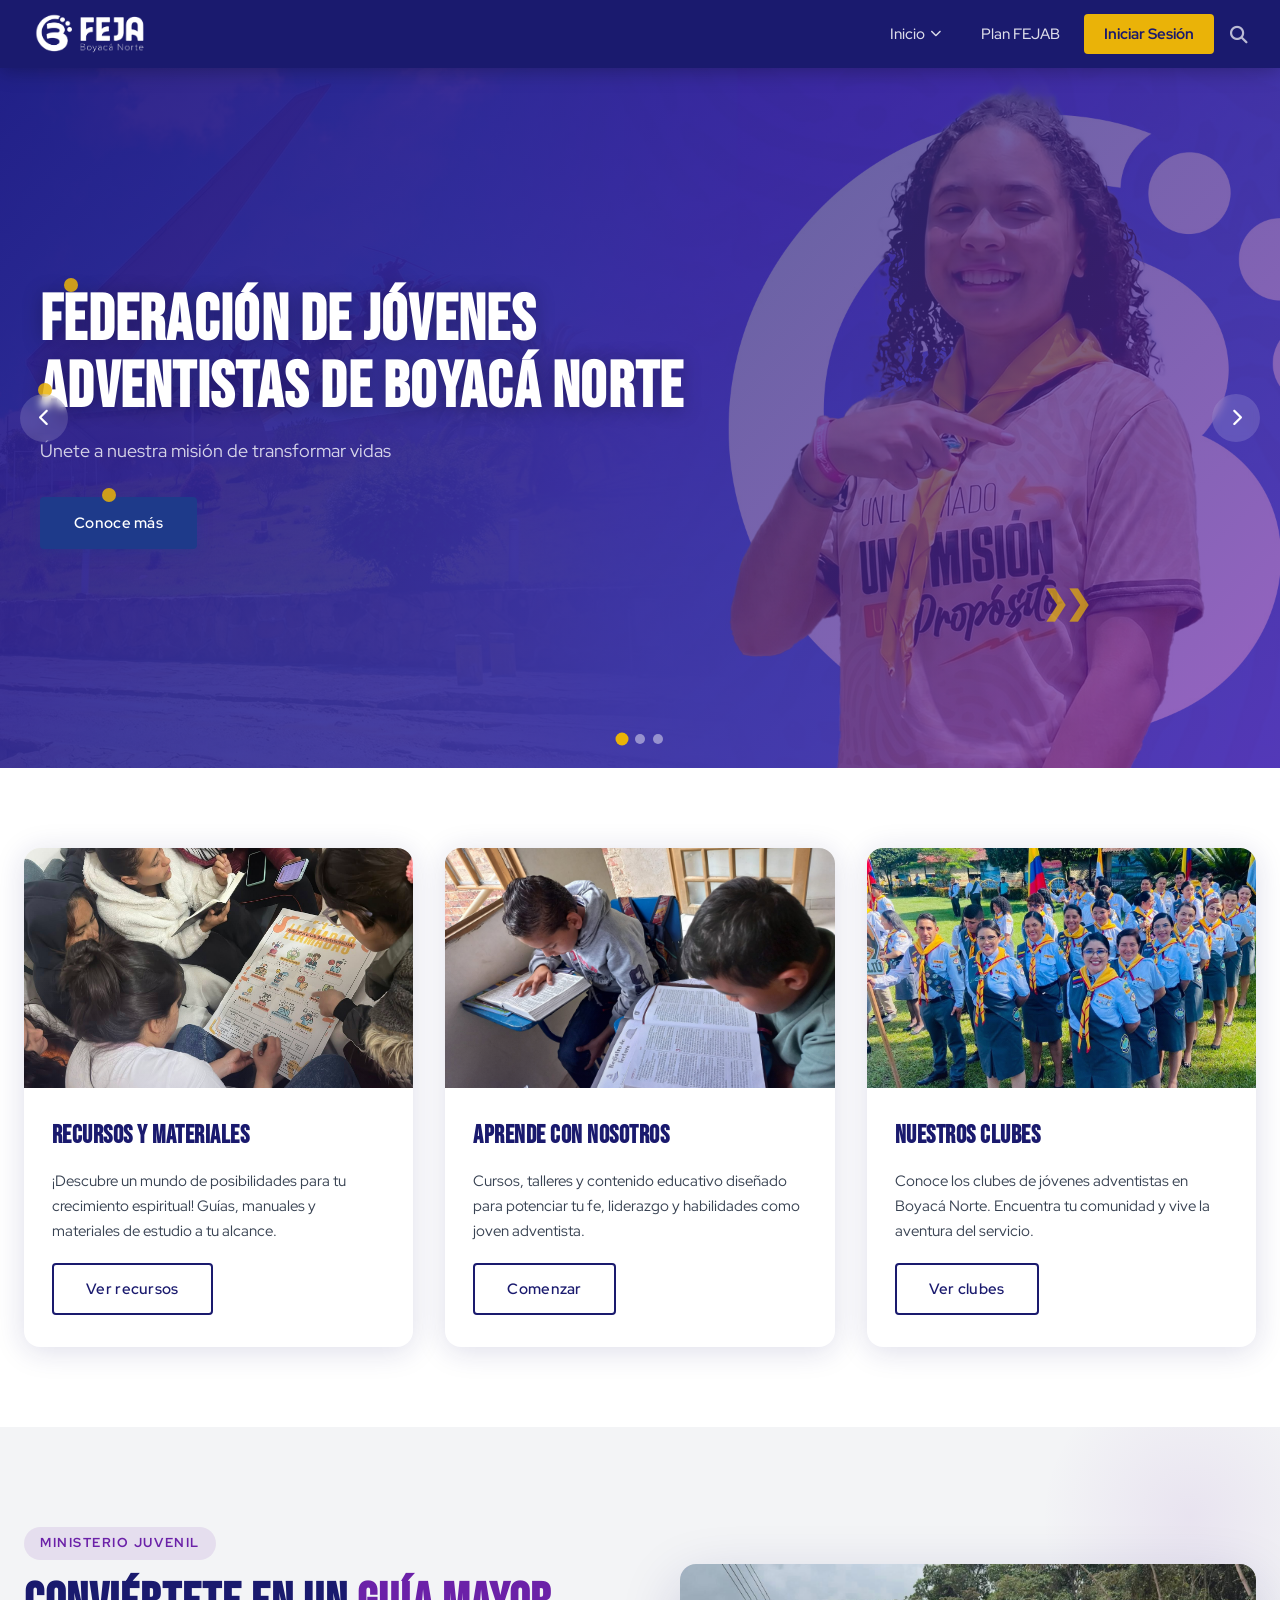
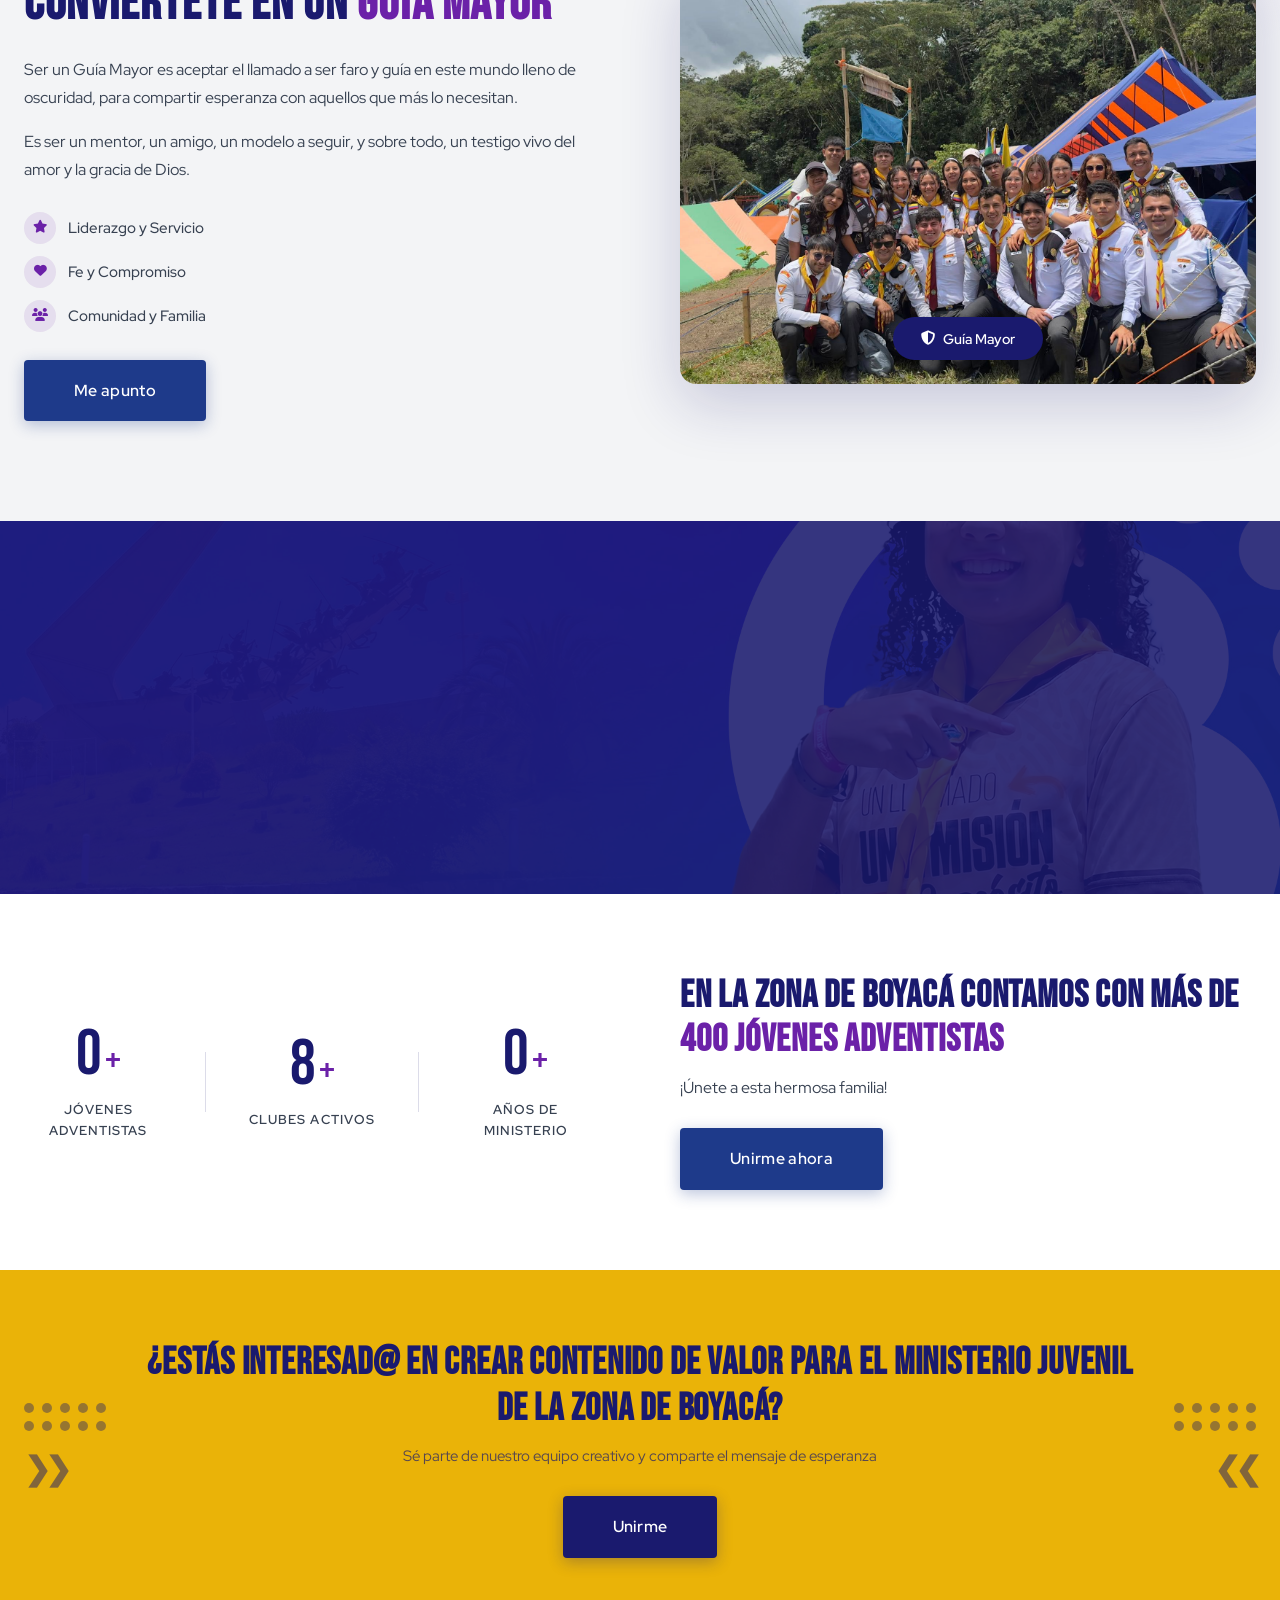
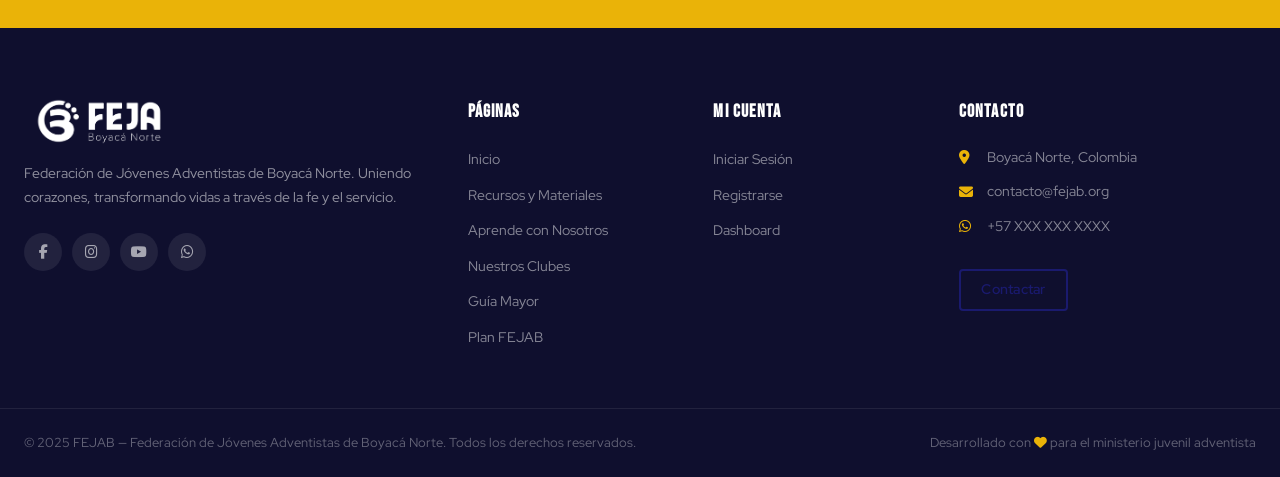
<file: index.html>
<!DOCTYPE html>
<html lang="es">
<head>
  <meta charset="UTF-8" />
  <meta name="viewport" content="width=device-width, initial-scale=1.0" />
  <title>FEJAB - Federación de Jóvenes Adventistas de Boyacá Norte</title>
  <meta name="description" content="Federación de Jóvenes Adventistas de Boyacá Norte (FEJAB). Únete a más de 400 jóvenes adventistas en Boyacá. Recursos, clubes, Guía Mayor y más." />
  <meta name="keywords" content="FEJAB, jóvenes adventistas, Boyacá Norte, Guía Mayor, clubes adventistas, ministerio juvenil" />

  <!-- Fuentes Google -->
  <link rel="preconnect" href="https://fonts.googleapis.com" />
  <link rel="preconnect" href="https://fonts.gstatic.com" crossorigin />
  <link href="https://fonts.googleapis.com/css2?family=Bebas+Neue&family=Red+Hat+Display:wght@400;500;600;700&display=swap" rel="stylesheet" />

  <!-- Íconos -->
  <link rel="stylesheet" href="https://cdnjs.cloudflare.com/ajax/libs/font-awesome/6.5.0/css/all.min.css" />

  <link rel="stylesheet" href="styles.css?v=2.1" />
</head>
<body>

  <!-- ========== NAVBAR ========== -->
  <nav class="navbar" id="navbar">
    <div class="nav-container">
      <a href="index.html" class="nav-logo">
        <img src="logo feja horizontal blanco.png" alt="FEJAB Logo" class="logo-img" onerror="this.style.display='none'; this.nextElementSibling.style.display='flex';" />
        <div class="logo-fallback" style="display:none;">
          <span class="logo-icon">
            <svg viewBox="0 0 40 40" width="36" height="36" fill="none">
              <circle cx="20" cy="20" r="18" stroke="white" stroke-width="2.5"/>
              <text x="20" y="26" text-anchor="middle" fill="white" font-size="16" font-family="Bebas Neue">F</text>
            </svg>
          </span>
          <span class="logo-text">Jóvenes Adventistas <strong>FEJAB</strong></span>
        </div>
      </a>

      <button class="hamburger" id="hamburger" aria-label="Menú">
        <span></span><span></span><span></span>
      </button>

      <ul class="nav-menu" id="navMenu">
        <li class="nav-item has-dropdown">
          <a href="#" class="nav-link">Inicio <i class="fa fa-chevron-down"></i></a>
          <ul class="dropdown">
            <li><a href="#hero">Hero</a></li>
            <li><a href="#cards">Nuestros Ministerios</a></li>
            <li><a href="#guia-mayor">Guía Mayor</a></li>
            <li><a href="#contador">Comunidad</a></li>
          </ul>
        </li>
        <li class="nav-item"><a href="plan-fejab.html" class="nav-link">Plan FEJAB</a></li>
        <li class="nav-item"><a href="login.html" class="nav-link nav-btn-login">Iniciar Sesión</a></li>
        <li class="nav-item">
          <button class="search-btn" id="searchBtn" aria-label="Buscar">
            <i class="fa fa-search"></i>
          </button>
        </li>
      </ul>
    </div>

    <!-- Barra de búsqueda -->
    <div class="search-bar" id="searchBar">
      <div class="search-container">
        <input type="text" id="searchInput" placeholder="Buscar en FEJAB..." />
        <button id="searchClose"><i class="fa fa-times"></i></button>
      </div>
    </div>
  </nav>

  <!-- ========== HERO SLIDER ========== -->
  <section class="hero" id="hero">
    <div class="hero-slider">
      <!-- Slide 1 -->
      <div class="slide active">
        <div class="slide-content">
          <div class="slide-text animate-fade-up">
            <h1 class="hero-title">Federación de Jóvenes Adventistas de Boyacá Norte</h1>
            <p class="hero-subtitle">Únete a nuestra misión de transformar vidas</p>
            <a href="#cards" class="btn btn-primary hero-cta">Conoce más</a>
          </div>
        </div>
        <!-- Decoraciones -->
        <div class="hero-decorations">
          <span class="dot-yellow" style="top:30%;left:5%"></span>
          <span class="dot-yellow" style="top:60%;left:8%"></span>
          <span class="dot-yellow" style="top:45%;left:3%"></span>
          <div class="chevron-right" style="bottom:20%;right:15%">&#10095;&#10095;</div>
        </div>
      </div>
      <!-- Slide 2 -->
      <div class="slide">
        <div class="slide-content">
          <div class="slide-text animate-fade-up">
            <h1 class="hero-title">Un Llamado, Una Misión, Un Propósito</h1>
            <p class="hero-subtitle">Sé parte del cambio en Boyacá Norte</p>
            <a href="#guia-mayor" class="btn btn-primary hero-cta">Saber más</a>
          </div>
        </div>
        <div class="hero-decorations">
          <span class="dot-yellow" style="top:25%;right:20%"></span>
          <span class="dot-yellow" style="top:70%;right:25%"></span>
          <div class="chevron-left" style="top:50%;left:15%">&#10094;&#10094;</div>
        </div>
      </div>
      <!-- Slide 3 -->
      <div class="slide">
        <div class="slide-content">
          <div class="slide-text animate-fade-up">
            <h1 class="hero-title">Más de 400 Jóvenes Listos para Servir</h1>
            <p class="hero-subtitle">Boyacá Norte unida en fe y servicio</p>
            <a href="#contador" class="btn btn-primary hero-cta">Únete</a>
          </div>
        </div>
      </div>
    </div>

    <!-- Dots de navegación -->
    <div class="hero-dots" id="heroDots">
      <button class="dot active" data-index="0" aria-label="Slide 1"></button>
      <button class="dot" data-index="1" aria-label="Slide 2"></button>
      <button class="dot" data-index="2" aria-label="Slide 3"></button>
    </div>

    <!-- Flechas del slider -->
    <button class="slider-arrow slider-prev" id="sliderPrev" aria-label="Anterior">
      <i class="fa fa-chevron-left"></i>
    </button>
    <button class="slider-arrow slider-next" id="sliderNext" aria-label="Siguiente">
      <i class="fa fa-chevron-right"></i>
    </button>
  </section>

  <!-- ========== SECCIÓN 3 TARJETAS ========== -->
  <section class="cards-section" id="cards">
    <div class="container">
      <div class="cards-grid">

        <!-- Card 1: Recursos y materiales -->
        <article class="card animate-from-left" id="card-recursos">
          <div class="card-img-wrap">
            <div class="card-slider" id="slider-card-1">
              <img src="CUADRO 1.jpg" alt="Recursos y materiales" class="card-slide active" />
              <img src="CUADRO 1.3.jpg" alt="Recursos y materiales" class="card-slide" />
              <img src="CUADRO 1.2.jpg" alt="Recursos y materiales" class="card-slide" />
            </div>
            <div class="card-overlay"></div>
          </div>
          <div class="card-body">
            <h3 class="card-title">Recursos y materiales</h3>
            <p class="card-text">¡Descubre un mundo de posibilidades para tu crecimiento espiritual! Guías, manuales y materiales de estudio a tu alcance.</p>
            <a href="recursos.html" class="btn btn-outline card-btn">Ver recursos</a>
          </div>
        </article>

        <!-- Card 2: Aprende con nosotros -->
        <article class="card animate-fade-up" id="card-aprende" style="animation-delay:0.2s">
          <div class="card-img-wrap">
            <div class="card-slider" id="slider-card-2">
              <img src="CUADRO 2.jpg" alt="Aprende con nosotros" class="card-slide active" />
              <img src="CUADRO 2.1.jpg" alt="Aprende con nosotros" class="card-slide" />
              <img src="CUADRO 2.2.jpg" alt="Aprende con nosotros" class="card-slide" />
            </div>
            <div class="card-overlay"></div>
          </div>
          <div class="card-body">
            <h3 class="card-title">Aprende con nosotros</h3>
            <p class="card-text">Cursos, talleres y contenido educativo diseñado para potenciar tu fe, liderazgo y habilidades como joven adventista.</p>
            <a href="aprende.html" class="btn btn-outline card-btn">Comenzar</a>
          </div>
        </article>

        <!-- Card 3: Nuestros clubes -->
        <article class="card animate-from-right" id="card-clubes" style="animation-delay:0.4s">
          <div class="card-img-wrap">
            <div class="card-slider" id="slider-card-3">
              <img src="CUADRO 3.jpg" alt="Nuestros clubes" class="card-slide active" />
              <img src="CUADRO 3.1.jpg" alt="Nuestros clubes" class="card-slide" />
              <img src="CUADRO 3.2.jpg" alt="Nuestros clubes" class="card-slide" />
            </div>
            <div class="card-overlay"></div>
          </div>
          <div class="card-body">
            <h3 class="card-title">Nuestros clubes</h3>
            <p class="card-text">Conoce los clubes de jóvenes adventistas en Boyacá Norte. Encuentra tu comunidad y vive la aventura del servicio.</p>
            <a href="clubes.html" class="btn btn-outline card-btn">Ver clubes</a>
          </div>
        </article>

      </div>
    </div>
  </section>


  <!-- ========== SECCIÓN GUÍA MAYOR ========== -->
  <section class="guia-mayor-section" id="guia-mayor">
    <div class="container">
      <div class="guia-grid">
        <div class="guia-text animate-from-left">
          <span class="section-label">Ministerio Juvenil</span>
          <h2 class="section-title">Conviértete en un <span class="text-accent">Guía Mayor</span></h2>
          <p class="section-text">
            Ser un Guía Mayor es aceptar el llamado a ser faro y guía en este mundo lleno de oscuridad, para compartir esperanza con aquellos que más lo necesitan.
          </p>
          <p class="section-text">
            Es ser un mentor, un amigo, un modelo a seguir, y sobre todo, un testigo vivo del amor y la gracia de Dios.
          </p>
          <div class="guia-features">
            <div class="feature-item">
              <i class="fa fa-star feature-icon"></i>
              <span>Liderazgo y Servicio</span>
            </div>
            <div class="feature-item">
              <i class="fa fa-heart feature-icon"></i>
              <span>Fe y Compromiso</span>
            </div>
            <div class="feature-item">
              <i class="fa fa-users feature-icon"></i>
              <span>Comunidad y Familia</span>
            </div>
          </div>
          <a href="guia-mayor.html" class="btn btn-primary btn-lg" id="btn-me-apunto">Me apunto</a>
        </div>
        <div class="guia-image animate-fade-scale">
          <div class="guia-img-container">
            <img src="CLUB SALEM.jpg" alt="Club Salem - Guía Mayor FEJAB" class="guia-img" />
            <div class="guia-badge">
              <i class="fa fa-shield-halved"></i>
              <span>Guía Mayor</span>
            </div>
          </div>
        </div>
      </div>
    </div>
  </section>

  <!-- ========== BANNER FILOSÓFICO ========== -->
  <section class="filosofia-section" id="filosofia">
    <div class="filosofia-bg"></div>
    <div class="container">
      <div class="filosofia-grid">
        <div class="filosofia-text animate-fade-up">
          <span class="filosofia-label"><i class="fa fa-dove"></i> Nuestra Filosofía</span>
          <p class="filosofia-quote">
            "La filosofía de los jóvenes adventistas es un faro de esperanza y compromiso, guiando a cada individuo hacia una vida de propósito, servicio y conexión con Dios."
          </p>
          <p class="filosofia-body">
            Fundamentada en la fe en Cristo y en los principios bíblicos, nuestra filosofía nos llama a ser agentes activos de cambio, portadores de luz en un mundo que anhela la verdad y el amor divinos.
          </p>
        </div>
        <div class="filosofia-dots animate-fade-up">
          <!-- Dots decorativos blancos con flecha -->
          <div class="dots-nav">
            <button class="dots-arrow"><i class="fa fa-chevron-left"></i></button>
            <div class="dots-row">
              <span class="wdot"></span><span class="wdot"></span><span class="wdot"></span>
              <span class="wdot"></span><span class="wdot"></span><span class="wdot"></span>
              <span class="wdot"></span><span class="wdot"></span><span class="wdot"></span>
              <span class="wdot"></span><span class="wdot"></span>
            </div>
          </div>
          <div class="bible-verse">
            <i class="fa fa-book-open"></i>
            <p>"Porque yo sé los planes que tengo para ustedes..."<br/><em>— Jeremías 29:11</em></p>
          </div>
        </div>
      </div>
    </div>
  </section>

  <!-- ========== SECCIÓN CONTADOR ========== -->
  <section class="contador-section" id="contador">
    <div class="container">
      <div class="contador-content animate-fade-up">
        <div class="contador-numbers">
          <div class="contador-item">
            <span class="count-number" data-target="400">0</span>
            <span class="count-plus">+</span>
            <p class="count-label">Jóvenes Adventistas</p>
          </div>
          <div class="contador-divider"></div>
          <div class="contador-item">
            <span class="count-number" data-target="15">0</span>
            <span class="count-plus">+</span>
            <p class="count-label">Clubes Activos</p>
          </div>
          <div class="contador-divider"></div>
          <div class="contador-item">
            <span class="count-number" data-target="8">0</span>
            <span class="count-plus">+</span>
            <p class="count-label">Años de Ministerio</p>
          </div>
        </div>
        <div class="contador-text">
          <h2 class="contador-title">
            En la zona de Boyacá contamos con más de <span class="highlight">400 jóvenes Adventistas</span>
          </h2>
          <p class="contador-subtitle">¡Únete a esta hermosa familia!</p>
          <a href="registro.html" class="btn btn-primary btn-lg">Unirme ahora</a>
        </div>
      </div>
    </div>
  </section>

  <!-- ========== SECCIÓN CTA AMARILLA ========== -->
  <section class="cta-section" id="cta">
    <div class="cta-decorations">
      <div class="cta-dots-left">
        <div class="dot-row">
          <span class="bdot"></span><span class="bdot"></span><span class="bdot"></span>
          <span class="bdot"></span><span class="bdot"></span>
        </div>
        <div class="dot-row">
          <span class="bdot"></span><span class="bdot"></span><span class="bdot"></span>
          <span class="bdot"></span><span class="bdot"></span>
        </div>
        <div class="cta-chevron">&#10095;&#10095;</div>
      </div>
      <div class="cta-content animate-pulse">
        <h2 class="cta-title">¿Estás interesad@ en crear contenido de valor para el ministerio juvenil de la zona de Boyacá?</h2>
        <p class="cta-subtitle">Sé parte de nuestro equipo creativo y comparte el mensaje de esperanza</p>
        <a href="registro.html" class="btn btn-dark btn-lg" id="btn-unirme">Unirme</a>
      </div>
      <div class="cta-dots-right">
        <div class="dot-row">
          <span class="bdot"></span><span class="bdot"></span><span class="bdot"></span>
          <span class="bdot"></span><span class="bdot"></span>
        </div>
        <div class="dot-row">
          <span class="bdot"></span><span class="bdot"></span><span class="bdot"></span>
          <span class="bdot"></span><span class="bdot"></span>
        </div>
        <div class="cta-chevron cta-chevron-left">&#10094;&#10094;</div>
      </div>
    </div>
  </section>

  <!-- ========== FOOTER ========== -->
  <footer class="footer" id="footer">
    <div class="footer-top">
      <div class="container">
        <div class="footer-grid">
          <!-- Logo y descripción -->
          <div class="footer-brand">
            <img src="logo feja horizontal blanco.png" alt="FEJAB Logo" class="footer-logo" onerror="this.style.display='none'; this.nextElementSibling.style.display='block';" />
            <div class="footer-logo-fallback" style="display:none;">
              <span class="footer-logo-text">FEJAB</span>
            </div>
            <p class="footer-desc">
              Federación de Jóvenes Adventistas de Boyacá Norte. Uniendo corazones, transformando vidas a través de la fe y el servicio.
            </p>
            <div class="social-links">
              <a href="#" class="social-link" aria-label="Facebook"><i class="fab fa-facebook-f"></i></a>
              <a href="#" class="social-link" aria-label="Instagram"><i class="fab fa-instagram"></i></a>
              <a href="#" class="social-link" aria-label="YouTube"><i class="fab fa-youtube"></i></a>
              <a href="#" class="social-link" aria-label="WhatsApp"><i class="fab fa-whatsapp"></i></a>
            </div>
          </div>

          <!-- Links -->
          <div class="footer-links">
            <h4 class="footer-title">Páginas</h4>
            <ul>
              <li><a href="index.html">Inicio</a></li>
              <li><a href="recursos.html">Recursos y Materiales</a></li>
              <li><a href="aprende.html">Aprende con Nosotros</a></li>
              <li><a href="clubes.html">Nuestros Clubes</a></li>
              <li><a href="guia-mayor.html">Guía Mayor</a></li>
              <li><a href="plan-fejab.html">Plan FEJAB</a></li>
            </ul>
          </div>

          <!-- Cuenta -->
          <div class="footer-links">
            <h4 class="footer-title">Mi Cuenta</h4>
            <ul>
              <li><a href="login.html">Iniciar Sesión</a></li>
              <li><a href="registro.html">Registrarse</a></li>
              <li><a href="dashboard.html">Dashboard</a></li>
            </ul>
          </div>

          <!-- Contacto -->
          <div class="footer-contact">
            <h4 class="footer-title">Contacto</h4>
            <div class="contact-item">
              <i class="fa fa-map-marker-alt"></i>
              <span>Boyacá Norte, Colombia</span>
            </div>
            <div class="contact-item">
              <i class="fa fa-envelope"></i>
              <span>contacto@fejab.org</span>
            </div>
            <div class="contact-item">
              <i class="fab fa-whatsapp"></i>
              <span>+57 XXX XXX XXXX</span>
            </div>
            <a href="#" class="btn btn-outline btn-sm footer-contact-btn">Contactar</a>
          </div>
        </div>
      </div>
    </div>

    <div class="footer-bottom">
      <div class="container">
        <p>© 2025 FEJAB — Federación de Jóvenes Adventistas de Boyacá Norte. Todos los derechos reservados.</p>
        <p>Desarrollado con <i class="fa fa-heart" style="color:#EAB308"></i> para el ministerio juvenil adventista</p>
      </div>
    </div>
  </footer>

  <!-- Botón volver arriba -->
  <button class="back-to-top" id="backToTop" aria-label="Volver arriba">
    <i class="fa fa-chevron-up"></i>
  </button>

  <script src="main.js"></script>
</body>
</html>
</file>
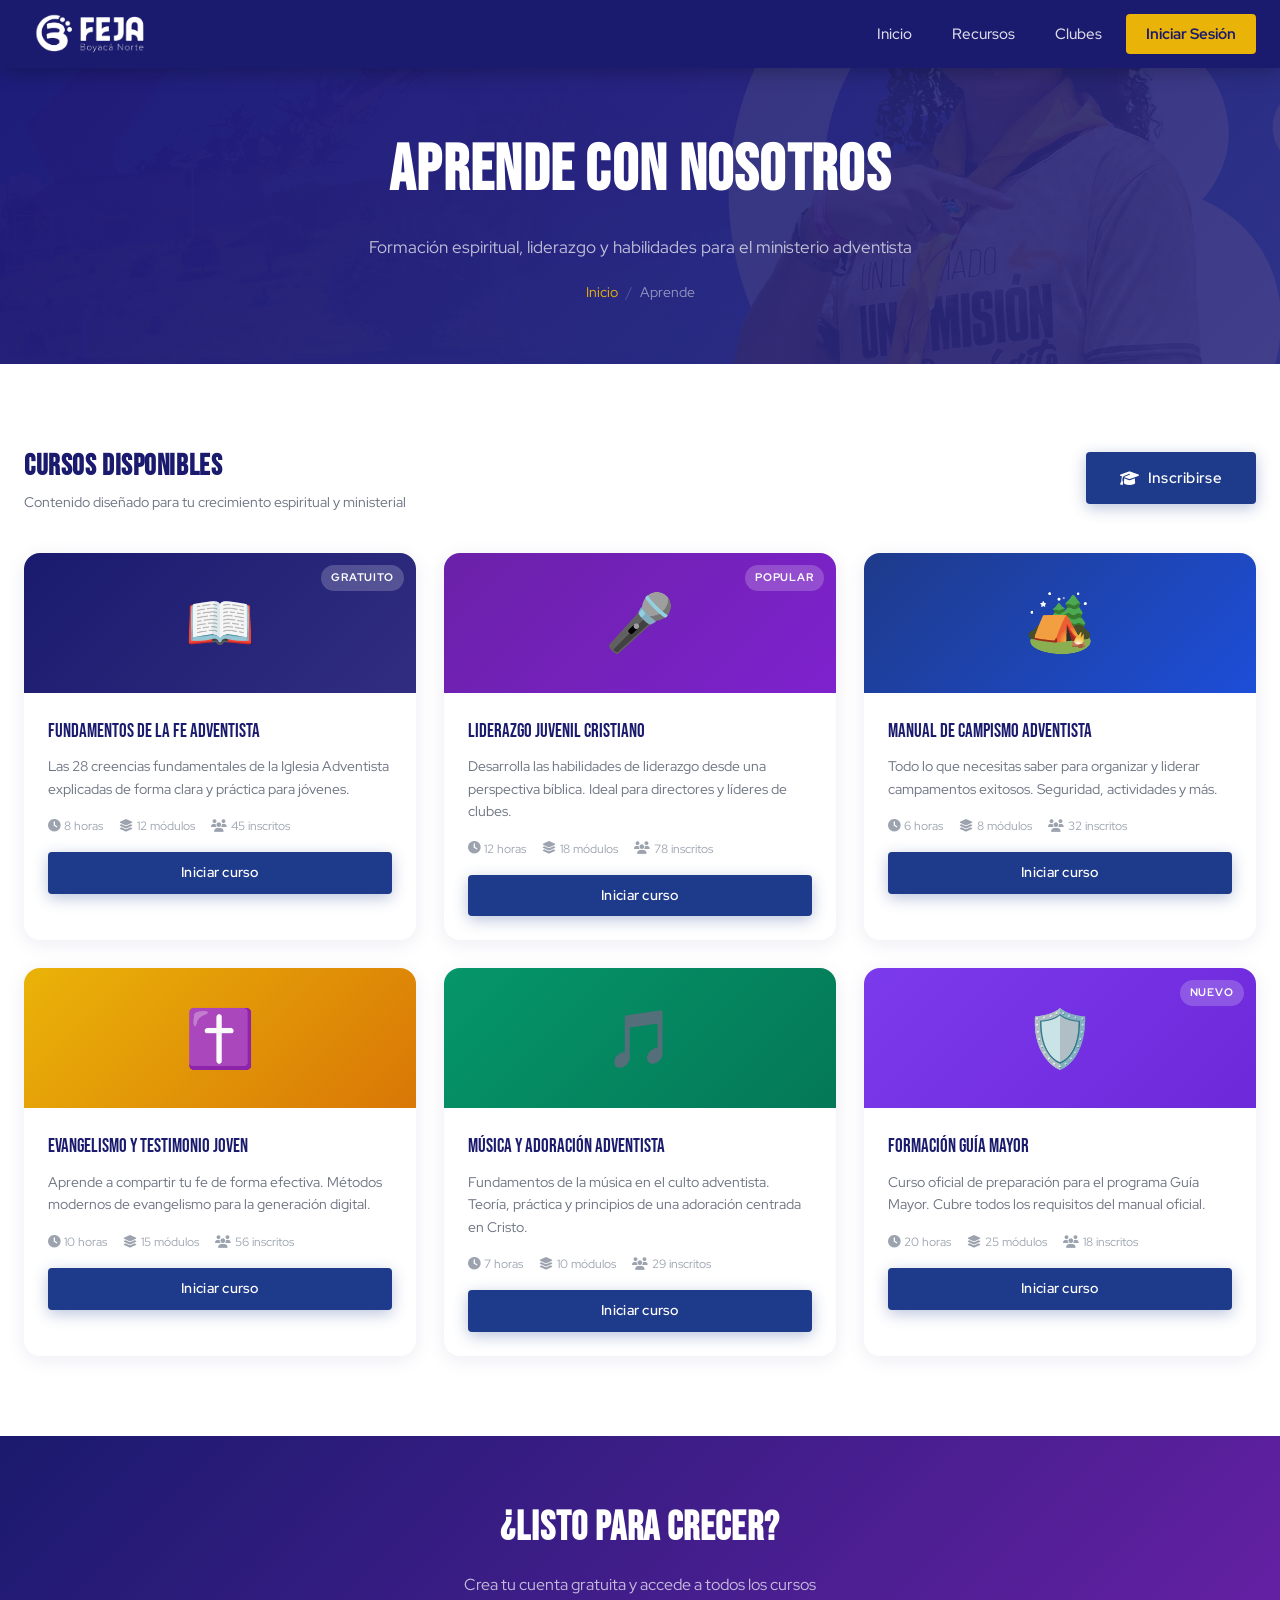
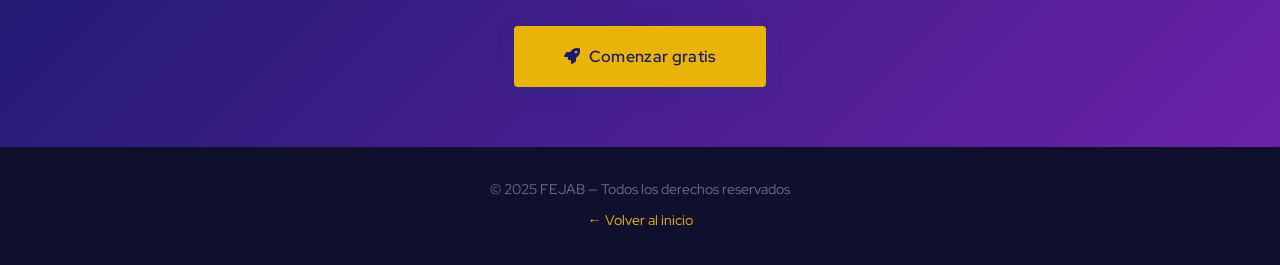
<file: aprende.html>
<!DOCTYPE html>
<html lang="es">
<head>
  <meta charset="UTF-8" />
  <meta name="viewport" content="width=device-width, initial-scale=1.0" />
  <title>Aprende con Nosotros — FEJAB</title>
  <meta name="description" content="Cursos, talleres y contenido educativo para jóvenes adventistas de Boyacá Norte" />
  <link rel="preconnect" href="https://fonts.googleapis.com" />
  <link rel="preconnect" href="https://fonts.gstatic.com" crossorigin />
  <link href="https://fonts.googleapis.com/css2?family=Bebas+Neue&family=Red+Hat+Display:wght@400;500;600;700&display=swap" rel="stylesheet" />
  <link rel="stylesheet" href="https://cdnjs.cloudflare.com/ajax/libs/font-awesome/6.5.0/css/all.min.css" />
  <link rel="stylesheet" href="styles.css" />
  <link rel="stylesheet" href="pages.css" />
  <style>
    .cursos-grid { display: grid; grid-template-columns: repeat(auto-fill, minmax(300px, 1fr)); gap: 28px; }
    .curso-card {
      background: white; border-radius: 16px; overflow: hidden;
      box-shadow: 0 4px 20px rgba(26,26,110,0.08); transition: all 0.3s;
    }
    .curso-card:hover { transform: translateY(-6px); box-shadow: 0 16px 40px rgba(26,26,110,0.15); }
    .curso-header {
      height: 140px; display: flex; align-items: center; justify-content: center;
      font-size: 3.5rem; position: relative; overflow: hidden;
    }
    .curso-badge {
      position: absolute; top: 12px; right: 12px;
      background: rgba(255,255,255,0.2); color: white;
      font-size: 0.7rem; font-weight: 700; letter-spacing: 0.08em; text-transform: uppercase;
      padding: 4px 10px; border-radius: 100px; backdrop-filter: blur(4px);
    }
    .curso-body { padding: 24px; }
    .curso-title { font-family: 'Bebas Neue', cursive; font-size: 1.2rem; color: #1A1A6E; margin-bottom: 8px; }
    .curso-desc { color: #6B7280; font-size: 0.875rem; line-height: 1.6; margin-bottom: 16px; }
    .curso-meta { display: flex; gap: 16px; font-size: 0.78rem; color: #9CA3AF; margin-bottom: 16px; }
    .curso-meta span { display: flex; align-items: center; gap: 4px; }
    .progress-bar {
      height: 4px; background: #E5E7EB; border-radius: 2px; margin-bottom: 16px; overflow: hidden;
    }
    .progress-fill { height: 100%; border-radius: 2px; background: linear-gradient(to right, #1A1A6E, #6B21A8); }
  </style>
</head>
<body>

  <!-- Navbar -->
  <nav class="navbar" id="navbar">
    <div class="nav-container">
      <a href="index.html" class="nav-logo">
        <img src="logo feja horizontal blanco.png" alt="FEJAB Logo" class="logo-img" onerror="this.style.display='none'; this.nextElementSibling.style.display='flex';" />
        <div class="logo-fallback" style="display:none;">
          <span class="logo-text">Jóvenes Adventistas <strong>FEJAB</strong></span>
        </div>
      </a>
      <button class="hamburger" id="hamburger"><span></span><span></span><span></span></button>
      <ul class="nav-menu" id="navMenu">
        <li><a href="index.html" class="nav-link">Inicio</a></li>
        <li><a href="recursos.html" class="nav-link">Recursos</a></li>
        <li><a href="clubes.html" class="nav-link">Clubes</a></li>
        <li><a href="login.html" class="nav-link nav-btn-login">Iniciar Sesión</a></li>
      </ul>
    </div>
  </nav>

  <!-- Page Hero -->
  <div class="page-hero">
    <div class="page-hero-content container">
      <h1 class="page-hero-title">Aprende con Nosotros</h1>
      <p class="page-hero-subtitle">Formación espiritual, liderazgo y habilidades para el ministerio adventista</p>
      <div class="breadcrumb">
        <a href="index.html">Inicio</a>
        <span class="breadcrumb-sep">/</span>
        <span>Aprende</span>
      </div>
    </div>
  </div>

  <!-- Cursos -->
  <section class="section-content">
    <div class="container">
      <div style="display:flex; align-items:center; justify-content:space-between; margin-bottom:40px; flex-wrap:wrap; gap:16px;">
        <div>
          <h2 style="font-family:'Bebas Neue',cursive; font-size:1.8rem; color:#1A1A6E; letter-spacing:0.02em;">Cursos Disponibles</h2>
          <p style="color:#6B7280; font-size:0.9rem;">Contenido diseñado para tu crecimiento espiritual y ministerial</p>
        </div>
        <a href="login.html" class="btn btn-primary">
          <i class="fa fa-graduation-cap"></i> Inscribirse
        </a>
      </div>

      <div class="cursos-grid">

        <div class="curso-card animate-fade-up">
          <div class="curso-header" style="background:linear-gradient(135deg,#1A1A6E,#312E81);">
            📖
            <span class="curso-badge">Gratuito</span>
          </div>
          <div class="curso-body">
            <div class="curso-title">Fundamentos de la Fe Adventista</div>
            <p class="curso-desc">Las 28 creencias fundamentales de la Iglesia Adventista explicadas de forma clara y práctica para jóvenes.</p>
            <div class="curso-meta">
              <span><i class="fa fa-clock"></i> 8 horas</span>
              <span><i class="fa fa-layer-group"></i> 12 módulos</span>
              <span><i class="fa fa-users"></i> 45 inscritos</span>
            </div>
            <a href="login.html" class="btn btn-primary btn-sm" style="width:100%; justify-content:center;">Iniciar curso</a>
          </div>
        </div>

        <div class="curso-card animate-fade-up" style="animation-delay:0.1s">
          <div class="curso-header" style="background:linear-gradient(135deg,#6B21A8,#7E22CE);">
            🎤
            <span class="curso-badge">Popular</span>
          </div>
          <div class="curso-body">
            <div class="curso-title">Liderazgo Juvenil Cristiano</div>
            <p class="curso-desc">Desarrolla las habilidades de liderazgo desde una perspectiva bíblica. Ideal para directores y líderes de clubes.</p>
            <div class="curso-meta">
              <span><i class="fa fa-clock"></i> 12 horas</span>
              <span><i class="fa fa-layer-group"></i> 18 módulos</span>
              <span><i class="fa fa-users"></i> 78 inscritos</span>
            </div>
            <a href="login.html" class="btn btn-primary btn-sm" style="width:100%; justify-content:center;">Iniciar curso</a>
          </div>
        </div>

        <div class="curso-card animate-fade-up" style="animation-delay:0.2s">
          <div class="curso-header" style="background:linear-gradient(135deg,#1E3A8A,#1D4ED8);">
            🏕️
          </div>
          <div class="curso-body">
            <div class="curso-title">Manual de Campismo Adventista</div>
            <p class="curso-desc">Todo lo que necesitas saber para organizar y liderar campamentos exitosos. Seguridad, actividades y más.</p>
            <div class="curso-meta">
              <span><i class="fa fa-clock"></i> 6 horas</span>
              <span><i class="fa fa-layer-group"></i> 8 módulos</span>
              <span><i class="fa fa-users"></i> 32 inscritos</span>
            </div>
            <a href="login.html" class="btn btn-primary btn-sm" style="width:100%; justify-content:center;">Iniciar curso</a>
          </div>
        </div>

        <div class="curso-card animate-fade-up" style="animation-delay:0.3s">
          <div class="curso-header" style="background:linear-gradient(135deg,#EAB308,#D97706);">
            ✝️
          </div>
          <div class="curso-body">
            <div class="curso-title">Evangelismo y Testimonio Joven</div>
            <p class="curso-desc">Aprende a compartir tu fe de forma efectiva. Métodos modernos de evangelismo para la generación digital.</p>
            <div class="curso-meta">
              <span><i class="fa fa-clock"></i> 10 horas</span>
              <span><i class="fa fa-layer-group"></i> 15 módulos</span>
              <span><i class="fa fa-users"></i> 56 inscritos</span>
            </div>
            <a href="login.html" class="btn btn-primary btn-sm" style="width:100%; justify-content:center;">Iniciar curso</a>
          </div>
        </div>

        <div class="curso-card animate-fade-up" style="animation-delay:0.4s">
          <div class="curso-header" style="background:linear-gradient(135deg,#059669,#047857);">
            🎵
          </div>
          <div class="curso-body">
            <div class="curso-title">Música y Adoración Adventista</div>
            <p class="curso-desc">Fundamentos de la música en el culto adventista. Teoría, práctica y principios de una adoración centrada en Cristo.</p>
            <div class="curso-meta">
              <span><i class="fa fa-clock"></i> 7 horas</span>
              <span><i class="fa fa-layer-group"></i> 10 módulos</span>
              <span><i class="fa fa-users"></i> 29 inscritos</span>
            </div>
            <a href="login.html" class="btn btn-primary btn-sm" style="width:100%; justify-content:center;">Iniciar curso</a>
          </div>
        </div>

        <div class="curso-card animate-fade-up" style="animation-delay:0.5s">
          <div class="curso-header" style="background:linear-gradient(135deg,#7C3AED,#6D28D9);">
            🛡️
            <span class="curso-badge">Nuevo</span>
          </div>
          <div class="curso-body">
            <div class="curso-title">Formación Guía Mayor</div>
            <p class="curso-desc">Curso oficial de preparación para el programa Guía Mayor. Cubre todos los requisitos del manual oficial.</p>
            <div class="curso-meta">
              <span><i class="fa fa-clock"></i> 20 horas</span>
              <span><i class="fa fa-layer-group"></i> 25 módulos</span>
              <span><i class="fa fa-users"></i> 18 inscritos</span>
            </div>
            <a href="login.html" class="btn btn-primary btn-sm" style="width:100%; justify-content:center;">Iniciar curso</a>
          </div>
        </div>

      </div>
    </div>
  </section>

  <!-- CTA -->
  <section style="background:linear-gradient(135deg,#1A1A6E,#6B21A8); padding:60px 0; text-align:center;">
    <div class="container">
      <h2 style="font-family:'Bebas Neue',cursive; font-size:2.5rem; color:white; margin-bottom:12px; letter-spacing:0.02em;">
        ¿Listo para Crecer?
      </h2>
      <p style="color:rgba(255,255,255,0.7); margin-bottom:28px;">Crea tu cuenta gratuita y accede a todos los cursos</p>
      <a href="registro.html" class="btn btn-primary btn-lg" style="background:#EAB308; color:#1A1A6E;">
        <i class="fa fa-rocket"></i> Comenzar gratis
      </a>
    </div>
  </section>

  <!-- Footer simple -->
  <footer style="background:#0F0F2E; padding:32px 0; text-align:center;">
    <p style="color:rgba(255,255,255,0.4); font-size:0.85rem;">© 2025 FEJAB — Todos los derechos reservados</p>
    <a href="index.html" style="color:#EAB308; font-size:0.875rem; margin-top:8px; display:inline-block;">← Volver al inicio</a>
  </footer>

  <button class="back-to-top" id="backToTop"><i class="fa fa-chevron-up"></i></button>
  <script src="main.js"></script>
</body>
</html>
</file>
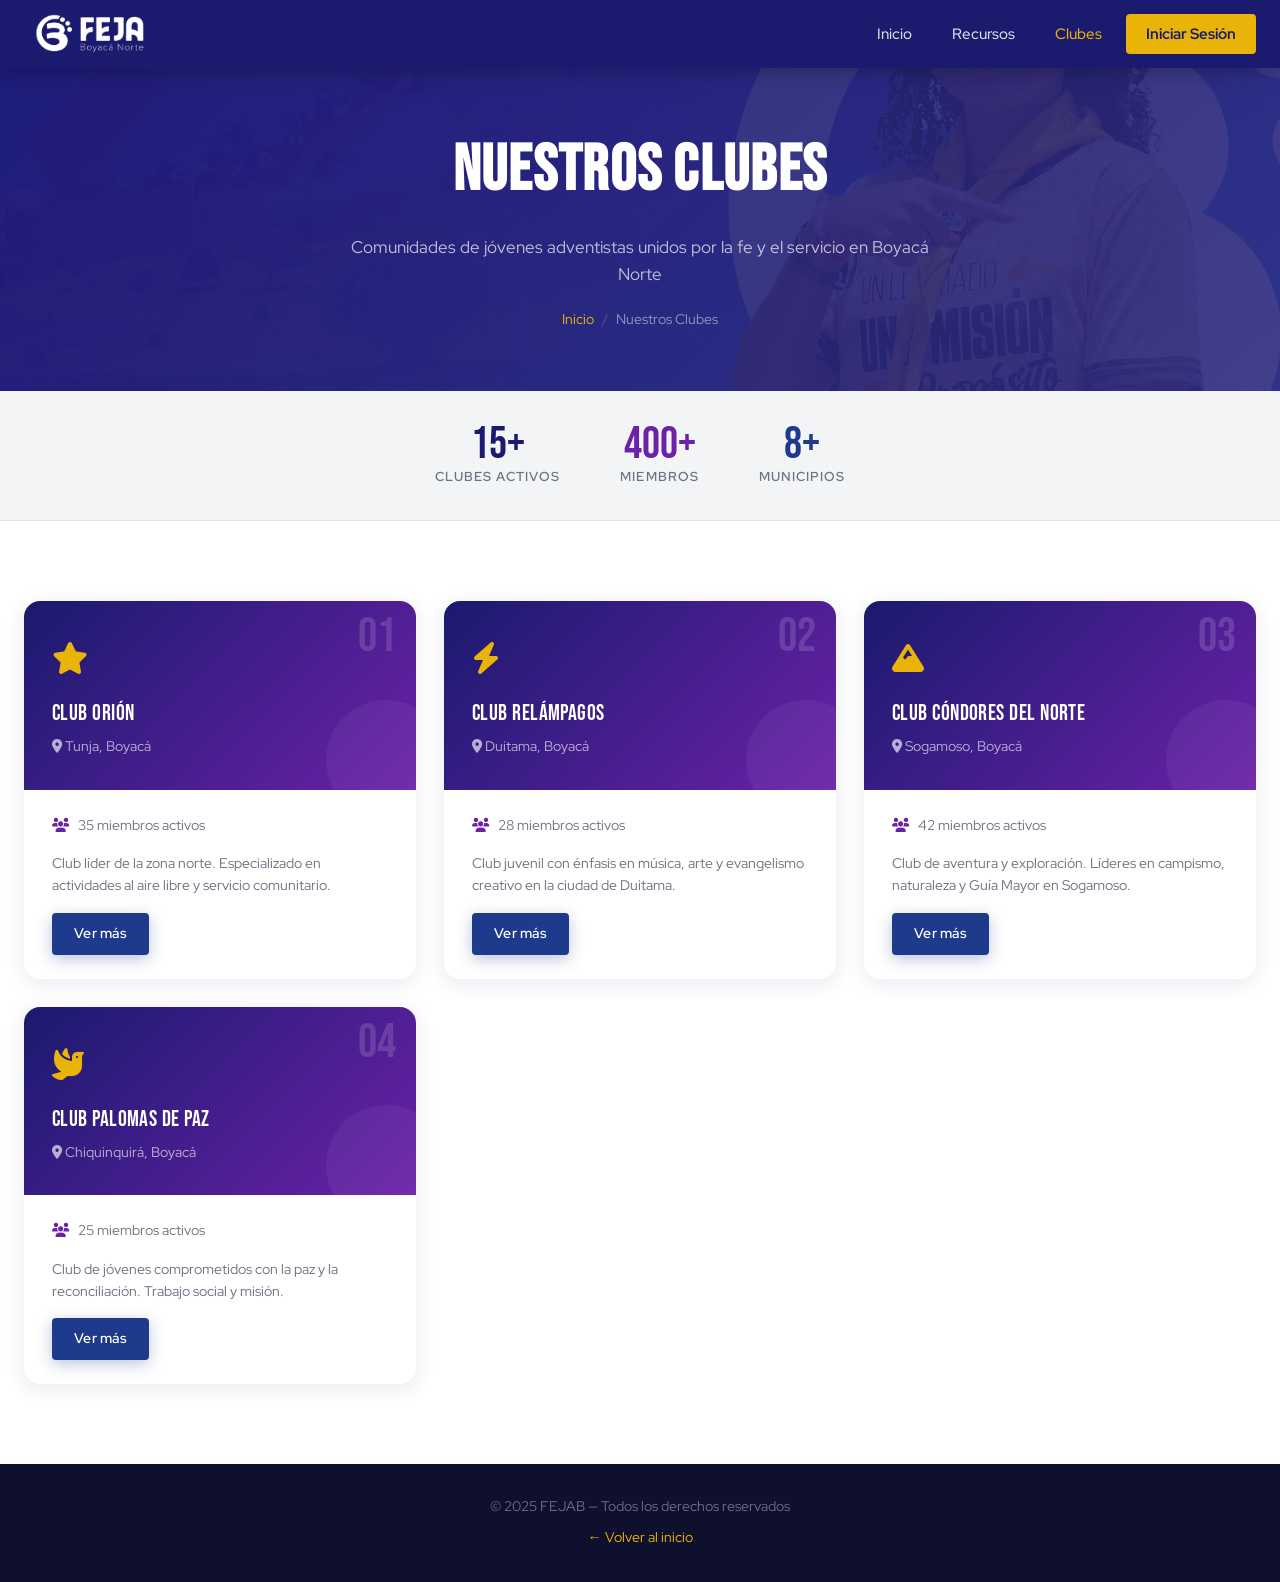
<file: clubes.html>
<!DOCTYPE html>
<html lang="es">
<head>
  <meta charset="UTF-8" />
  <meta name="viewport" content="width=device-width, initial-scale=1.0" />
  <title>Nuestros Clubes — FEJAB</title>
  <meta name="description" content="Conoce los clubes de jóvenes adventistas en Boyacá Norte - FEJAB" />
  <link rel="preconnect" href="https://fonts.googleapis.com" />
  <link rel="preconnect" href="https://fonts.gstatic.com" crossorigin />
  <link href="https://fonts.googleapis.com/css2?family=Bebas+Neue&family=Red+Hat+Display:wght@400;500;600;700&display=swap" rel="stylesheet" />
  <link rel="stylesheet" href="https://cdnjs.cloudflare.com/ajax/libs/font-awesome/6.5.0/css/all.min.css" />
  <link rel="stylesheet" href="styles.css" />
  <link rel="stylesheet" href="pages.css" />
</head>
<body>

  <!-- Navbar -->
  <nav class="navbar" id="navbar">
    <div class="nav-container">
      <a href="index.html" class="nav-logo">
        <img src="logo feja horizontal blanco.png" alt="FEJAB Logo" class="logo-img" onerror="this.style.display='none'; this.nextElementSibling.style.display='flex';" />
        <div class="logo-fallback" style="display:none;">
          <span class="logo-text">Jóvenes Adventistas <strong>FEJAB</strong></span>
        </div>
      </a>
      <button class="hamburger" id="hamburger"><span></span><span></span><span></span></button>
      <ul class="nav-menu" id="navMenu">
        <li><a href="index.html" class="nav-link">Inicio</a></li>
        <li><a href="recursos.html" class="nav-link">Recursos</a></li>
        <li><a href="clubes.html" class="nav-link" style="color:#EAB308">Clubes</a></li>
        <li><a href="login.html" class="nav-link nav-btn-login">Iniciar Sesión</a></li>
      </ul>
    </div>
  </nav>

  <!-- Page Hero -->
  <div class="page-hero">
    <div class="page-hero-content container">
      <h1 class="page-hero-title">Nuestros Clubes</h1>
      <p class="page-hero-subtitle">Comunidades de jóvenes adventistas unidos por la fe y el servicio en Boyacá Norte</p>
      <div class="breadcrumb">
        <a href="index.html">Inicio</a>
        <span class="breadcrumb-sep">/</span>
        <span>Nuestros Clubes</span>
      </div>
    </div>
  </div>

  <!-- Estadística -->
  <div style="background:#F3F4F6; padding:32px 0; text-align:center; border-bottom:1px solid rgba(26,26,110,0.08);">
    <div class="container">
      <div style="display:flex; justify-content:center; gap:60px; flex-wrap:wrap;">
        <div>
          <div style="font-family:'Bebas Neue',cursive; font-size:2.8rem; color:#1A1A6E; line-height:1;">15+</div>
          <div style="font-size:0.8rem; color:#6B7280; font-weight:600; text-transform:uppercase; letter-spacing:0.08em;">Clubes Activos</div>
        </div>
        <div>
          <div style="font-family:'Bebas Neue',cursive; font-size:2.8rem; color:#6B21A8; line-height:1;">400+</div>
          <div style="font-size:0.8rem; color:#6B7280; font-weight:600; text-transform:uppercase; letter-spacing:0.08em;">Miembros</div>
        </div>
        <div>
          <div style="font-family:'Bebas Neue',cursive; font-size:2.8rem; color:#1E3A8A; line-height:1;">8+</div>
          <div style="font-size:0.8rem; color:#6B7280; font-weight:600; text-transform:uppercase; letter-spacing:0.08em;">Municipios</div>
        </div>
      </div>
    </div>
  </div>

  <!-- Clubes -->
  <section class="section-content">
    <div class="container">
      <div class="clubes-grid">

        <div class="club-card animate-fade-up">
          <div class="club-card-header">
            <span class="club-number">01</span>
            <div class="club-icon"><i class="fa fa-star"></i></div>
            <div class="club-name">Club Orión</div>
            <div class="club-location"><i class="fa fa-map-marker-alt"></i> Tunja, Boyacá</div>
          </div>
          <div class="club-card-body">
            <div class="club-members"><i class="fa fa-users"></i> 35 miembros activos</div>
            <p style="color:#6B7280; font-size:0.875rem; line-height:1.6; margin-bottom:16px;">
              Club líder de la zona norte. Especializado en actividades al aire libre y servicio comunitario.
            </p>
            <a href="#" class="btn btn-primary btn-sm">Ver más</a>
          </div>
        </div>

        <div class="club-card animate-fade-up" style="animation-delay:0.1s">
          <div class="club-card-header">
            <span class="club-number">02</span>
            <div class="club-icon"><i class="fa fa-bolt"></i></div>
            <div class="club-name">Club Relámpagos</div>
            <div class="club-location"><i class="fa fa-map-marker-alt"></i> Duitama, Boyacá</div>
          </div>
          <div class="club-card-body">
            <div class="club-members"><i class="fa fa-users"></i> 28 miembros activos</div>
            <p style="color:#6B7280; font-size:0.875rem; line-height:1.6; margin-bottom:16px;">
              Club juvenil con énfasis en música, arte y evangelismo creativo en la ciudad de Duitama.
            </p>
            <a href="#" class="btn btn-primary btn-sm">Ver más</a>
          </div>
        </div>

        <div class="club-card animate-fade-up" style="animation-delay:0.2s">
          <div class="club-card-header">
            <span class="club-number">03</span>
            <div class="club-icon"><i class="fa fa-mountain"></i></div>
            <div class="club-name">Club Cóndores del Norte</div>
            <div class="club-location"><i class="fa fa-map-marker-alt"></i> Sogamoso, Boyacá</div>
          </div>
          <div class="club-card-body">
            <div class="club-members"><i class="fa fa-users"></i> 42 miembros activos</div>
            <p style="color:#6B7280; font-size:0.875rem; line-height:1.6; margin-bottom:16px;">
              Club de aventura y exploración. Líderes en campismo, naturaleza y Guía Mayor en Sogamoso.
            </p>
            <a href="#" class="btn btn-primary btn-sm">Ver más</a>
          </div>
        </div>

        <div class="club-card animate-fade-up" style="animation-delay:0.3s">
          <div class="club-card-header">
            <span class="club-number">04</span>
            <div class="club-icon"><i class="fa fa-dove"></i></div>
            <div class="club-name">Club Palomas de Paz</div>
            <div class="club-location"><i class="fa fa-map-marker-alt"></i> Chiquinquirá, Boyacá</div>
          </div>
          <div class="club-card-body">
            <div class="club-members"><i class="fa fa-users"></i> 25 miembros activos</div>
            <p style="color:#6B7280; font-size:0.875rem; line-height:1.6; margin-bottom:16px;">
              Club de jóvenes comprometidos con la paz y la reconciliación. Trabajo social y misión.
            </p>
            <a href="#" class="btn btn-primary btn-sm">Ver más</a>
          </div>
        </div>

        <div class="club-card animate-fade-up" style="animation-delay:0.4s">
          <div class="club-card-header">
            <span class="club-number">05</span>
            <div class="club-icon"><i class="fa fa-fire"></i></div>
            <div class="club-name">Club Llamas del Espíritu</div>
            <div class="club-location"><i class="fa fa-map-marker-alt"></i> Paipa, Boyacá</div>
          </div>
          <div class="club-card-body">
            <div class="club-members"><i class="fa fa-users"></i> 30 miembros activos</div>
            <p style="color:#6B7280; font-size:0.875rem; line-height:1.6; margin-bottom:16px;">
              Club evangelístico con fuerte énfasis en alabanza, adoración y testimonio personal.
            </p>
            <a href="#" class="btn btn-primary btn-sm">Ver más</a>
          </div>
        </div>

        <div class="club-card animate-fade-up" style="animation-delay:0.5s">
          <div class="club-card-header" style="background:linear-gradient(135deg,#EAB308,#D97706);">
            <span class="club-number" style="color:rgba(26,26,110,0.2);">+</span>
            <div class="club-icon" style="color:#1A1A6E;"><i class="fa fa-plus"></i></div>
            <div class="club-name" style="color:#1A1A6E;">¿Tu Club?</div>
            <div class="club-location" style="color:rgba(26,26,110,0.65);"><i class="fa fa-map-marker-alt"></i> Boyacá Norte</div>
          </div>
          <div class="club-card-body">
            <div class="club-members" style="color:#6B21A8;"><i class="fa fa-users"></i> Únete a FEJAB</div>
            <p style="color:#6B7280; font-size:0.875rem; line-height:1.6; margin-bottom:16px;">
              ¿Tu club no aparece? Registra tu club y sé parte oficial de la Federación de Jóvenes Adventistas.
            </p>
            <a href="registro.html" class="btn btn-dark btn-sm">Registrar club</a>
          </div>
        </div>

      </div>
    </div>
  </section>

  <!-- Footer simple -->
  <footer style="background:#0F0F2E; padding:32px 0; text-align:center;">
    <p style="color:rgba(255,255,255,0.4); font-size:0.85rem;">© 2025 FEJAB — Todos los derechos reservados</p>
    <a href="index.html" style="color:#EAB308; font-size:0.875rem; margin-top:8px; display:inline-block;">← Volver al inicio</a>
  </footer>

  <button class="back-to-top" id="backToTop"><i class="fa fa-chevron-up"></i></button>
  <script src="main.js"></script>
</body>
</html>
</file>
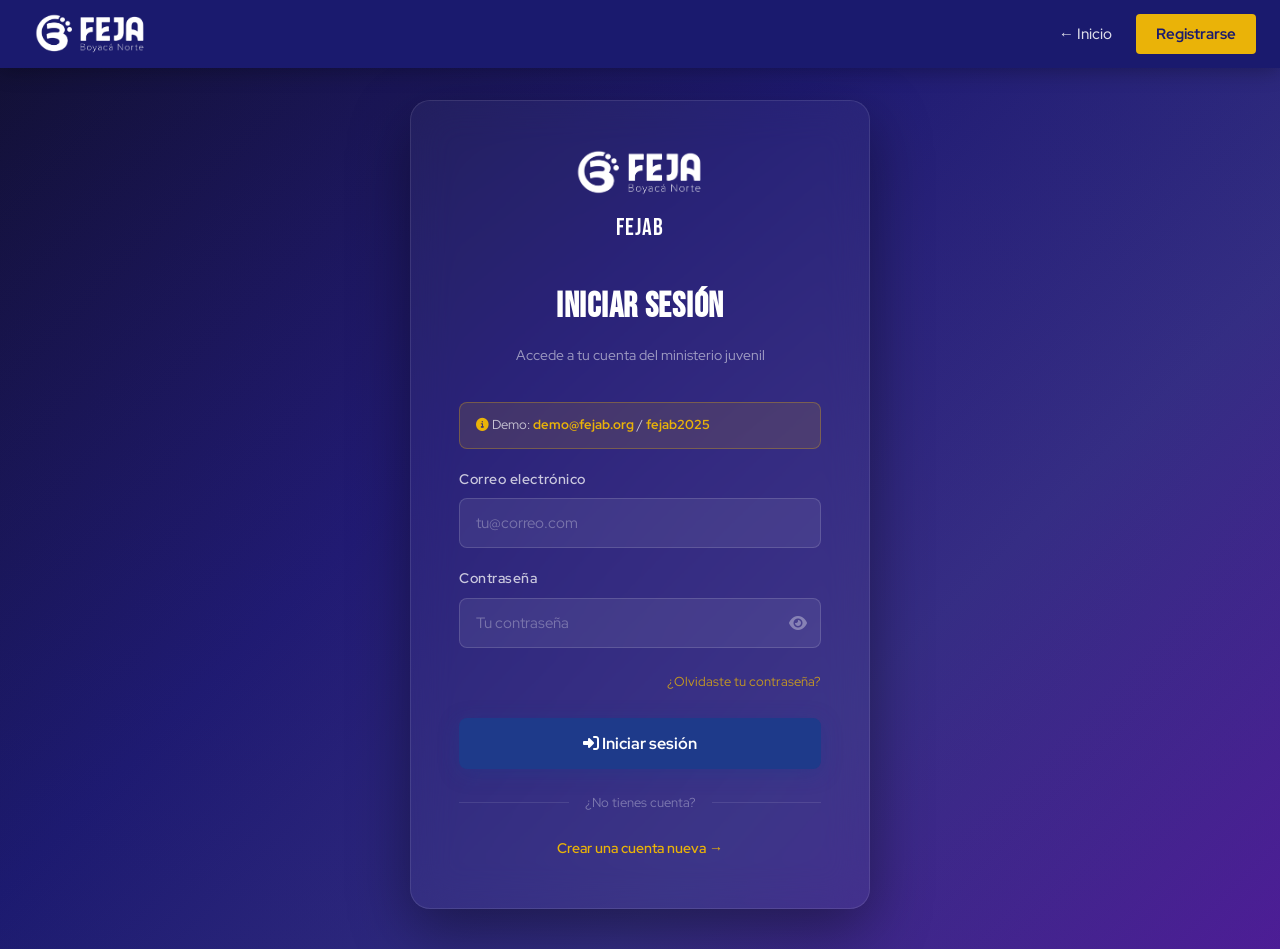
<file: dashboard.html>
<!DOCTYPE html>
<html lang="es">
<head>
  <meta charset="UTF-8" />
  <meta name="viewport" content="width=device-width, initial-scale=1.0" />
  <title>Dashboard — FEJAB</title>
  <meta name="description" content="Panel de usuario - FEJAB Jóvenes Adventistas Boyacá Norte" />
  <link rel="preconnect" href="https://fonts.googleapis.com" />
  <link rel="preconnect" href="https://fonts.gstatic.com" crossorigin />
  <link href="https://fonts.googleapis.com/css2?family=Bebas+Neue&family=Red+Hat+Display:wght@400;500;600;700&display=swap" rel="stylesheet" />
  <link rel="stylesheet" href="https://cdnjs.cloudflare.com/ajax/libs/font-awesome/6.5.0/css/all.min.css" />
  <link rel="stylesheet" href="styles.css" />
  <link rel="stylesheet" href="pages.css" />
  <style>
    /* Estilos extra para dashboard */
    body { background: #F3F4F6; font-family: 'Red Hat Display', sans-serif; }
    .activity-list { display: flex; flex-direction: column; gap: 12px; }
    .activity-item {
      display: flex; align-items: center; gap: 16px;
      background: white; border-radius: 10px; padding: 16px 20px;
      box-shadow: 0 1px 8px rgba(0,0,0,0.05);
    }
    .activity-icon {
      width: 40px; height: 40px; border-radius: 50%;
      display: flex; align-items: center; justify-content: center;
      font-size: 0.9rem; flex-shrink: 0;
    }
    .activity-text { flex: 1; }
    .activity-title { font-weight: 600; color: #1A1A6E; font-size: 0.9rem; }
    .activity-time { font-size: 0.78rem; color: #9CA3AF; margin-top: 2px; }
    .quick-actions { display: grid; grid-template-columns: repeat(auto-fit, minmax(180px, 1fr)); gap: 16px; margin-bottom: 28px; }
    .quick-action {
      background: white; border-radius: 12px; padding: 20px;
      text-align: center; cursor: pointer; transition: all 0.3s;
      box-shadow: 0 2px 10px rgba(0,0,0,0.05); text-decoration: none;
      display: block;
    }
    .quick-action:hover { transform: translateY(-4px); box-shadow: 0 10px 28px rgba(26,26,110,0.15); }
    .quick-action-icon { font-size: 1.8rem; margin-bottom: 10px; }
    .quick-action-label { font-size: 0.875rem; font-weight: 600; color: #374151; }
    .section-card { background: white; border-radius: 12px; padding: 28px; box-shadow: 0 2px 12px rgba(0,0,0,0.06); margin-bottom: 24px; }
    .section-card-title {
      font-family: 'Bebas Neue', cursive; font-size: 1.3rem; color: #1A1A6E;
      letter-spacing: 0.02em; margin-bottom: 20px; border-bottom: 2px solid #F3F4F6; padding-bottom: 12px;
    }
  </style>
</head>
<body class="dashboard-page">

  <!-- Navbar con logout -->
  <nav class="navbar" id="navbar" style="position:fixed; top:0; left:0; right:0; z-index:200;">
    <div class="nav-container">
      <a href="index.html" class="nav-logo">
        <img src="logo feja horizontal blanco.png" alt="FEJAB Logo" class="logo-img" onerror="this.style.display='none'; this.nextElementSibling.style.display='flex';" />
        <div class="logo-fallback" style="display:none;">
          <span class="logo-text">FEJAB</span>
        </div>
      </a>
      <div style="display:flex; align-items:center; gap:16px;">
        <span style="color:rgba(255,255,255,0.7); font-size:0.875rem;">
          Hola, <strong data-user-name style="color:#EAB308;">Usuario</strong>
        </span>
        <button class="btn btn-outline btn-sm logout-btn" style="color:white; border-color:rgba(255,255,255,0.3);">
          <i class="fa fa-sign-out-alt"></i> Salir
        </button>
      </div>
    </div>
  </nav>

  <!-- Sidebar -->
  <aside class="dashboard-sidebar">
    <nav class="sidebar-nav">
      <a href="dashboard.html" class="sidebar-link active">
        <i class="fa fa-home"></i> Dashboard
      </a>
      <a href="recursos.html" class="sidebar-link">
        <i class="fa fa-book"></i> Recursos
      </a>
      <a href="aprende.html" class="sidebar-link">
        <i class="fa fa-graduation-cap"></i> Aprende
      </a>
      <a href="clubes.html" class="sidebar-link">
        <i class="fa fa-users"></i> Nuestros Clubes
      </a>
      <a href="guia-mayor.html" class="sidebar-link">
        <i class="fa fa-shield-halved"></i> Guía Mayor
      </a>
      <a href="plan-fejab.html" class="sidebar-link">
        <i class="fa fa-map"></i> Plan FEJAB
      </a>
      <div style="height:1px; background:rgba(255,255,255,0.1); margin:16px 0;"></div>
      <a href="index.html" class="sidebar-link">
        <i class="fa fa-globe"></i> Ver sitio
      </a>
      <button class="sidebar-link logout-btn" style="text-align:left; width:100%;">
        <i class="fa fa-sign-out-alt"></i> Cerrar sesión
      </button>
    </nav>
  </aside>

  <!-- Contenido principal -->
  <main class="dashboard-main">

    <!-- Bienvenida -->
    <div class="dashboard-welcome">
      <h1 style="font-family:'Bebas Neue',cursive; font-size:1.8rem; margin-bottom:6px; letter-spacing:0.02em;">
        ¡Bienvenido, <span data-user-name>Usuario</span>! 👋
      </h1>
      <p style="color:rgba(255,255,255,0.7); font-size:0.9rem; margin-bottom:4px;">
        <i class="fa fa-envelope" style="color:#EAB308; margin-right:6px;"></i>
        <span data-user-email>usuario@fejab.org</span>
      </p>
      <p style="color:rgba(255,255,255,0.6); font-size:0.85rem;">
        <i class="fa fa-users" style="color:#EAB308; margin-right:6px;"></i>
        Club: <span data-user-club>Sin club</span> &nbsp;·&nbsp;
        <i class="fa fa-tag" style="color:#EAB308; margin-right:6px;"></i>
        Rol: <span data-user-role>miembro</span>
      </p>
    </div>

    <!-- Estadísticas -->
    <div class="stats-grid">
      <div class="stat-card">
        <div class="stat-icon blue"><i class="fa fa-book-open"></i></div>
        <div>
          <div class="stat-number">12</div>
          <div class="stat-label">Recursos disponibles</div>
        </div>
      </div>
      <div class="stat-card">
        <div class="stat-icon purple"><i class="fa fa-users"></i></div>
        <div>
          <div class="stat-number">400+</div>
          <div class="stat-label">Jóvenes en Boyacá</div>
        </div>
      </div>
      <div class="stat-card">
        <div class="stat-icon yellow"><i class="fa fa-calendar"></i></div>
        <div>
          <div class="stat-number">3</div>
          <div class="stat-label">Eventos próximos</div>
        </div>
      </div>
      <div class="stat-card">
        <div class="stat-icon green"><i class="fa fa-shield-halved"></i></div>
        <div>
          <div class="stat-number">15+</div>
          <div class="stat-label">Clubes activos</div>
        </div>
      </div>
    </div>

    <!-- Acciones rápidas -->
    <h2 style="font-family:'Bebas Neue',cursive; font-size:1.4rem; color:#1A1A6E; margin-bottom:16px; letter-spacing:0.02em;">
      Acciones Rápidas
    </h2>
    <div class="quick-actions">
      <a href="recursos.html" class="quick-action">
        <div class="quick-action-icon" style="color:#1A1A6E;">📚</div>
        <div class="quick-action-label">Ver Recursos</div>
      </a>
      <a href="guia-mayor.html" class="quick-action">
        <div class="quick-action-icon" style="color:#6B21A8;">🛡️</div>
        <div class="quick-action-label">Guía Mayor</div>
      </a>
      <a href="clubes.html" class="quick-action">
        <div class="quick-action-icon" style="color:#1E3A8A;">👥</div>
        <div class="quick-action-label">Mis Clubes</div>
      </a>
      <a href="aprende.html" class="quick-action">
        <div class="quick-action-icon" style="color:#EAB308;">🎓</div>
        <div class="quick-action-label">Aprende</div>
      </a>
    </div>

    <div style="display:grid; grid-template-columns:1fr 1fr; gap:24px;">
      <!-- Actividad reciente -->
      <div class="section-card">
        <div class="section-card-title">Actividad Reciente</div>
        <div class="activity-list">
          <div class="activity-item">
            <div class="activity-icon" style="background:rgba(26,26,110,0.1); color:#1A1A6E;"><i class="fa fa-book"></i></div>
            <div class="activity-text">
              <div class="activity-title">Descargaste "Manual Guía Mayor 2025"</div>
              <div class="activity-time">Hace 2 horas</div>
            </div>
          </div>
          <div class="activity-item">
            <div class="activity-icon" style="background:rgba(107,33,168,0.1); color:#6B21A8;"><i class="fa fa-user-plus"></i></div>
            <div class="activity-text">
              <div class="activity-title">Te uniste a la comunidad FEJAB</div>
              <div class="activity-time">Hoy</div>
            </div>
          </div>
          <div class="activity-item">
            <div class="activity-icon" style="background:rgba(234,179,8,0.15); color:#B45309;"><i class="fa fa-star"></i></div>
            <div class="activity-text">
              <div class="activity-title">Completaste tu perfil</div>
              <div class="activity-time">Hoy</div>
            </div>
          </div>
        </div>
      </div>

      <!-- Próximos eventos -->
      <div class="section-card">
        <div class="section-card-title">Próximos Eventos</div>
        <div class="activity-list">
          <div class="activity-item">
            <div class="activity-icon" style="background:rgba(30,58,138,0.1); color:#1E3A8A;"><i class="fa fa-calendar-check"></i></div>
            <div class="activity-text">
              <div class="activity-title">Campamento Regional Boyacá Norte</div>
              <div class="activity-time">15 Julio 2025</div>
            </div>
          </div>
          <div class="activity-item">
            <div class="activity-icon" style="background:rgba(107,33,168,0.1); color:#6B21A8;"><i class="fa fa-award"></i></div>
            <div class="activity-text">
              <div class="activity-title">Ceremonia Guía Mayor — Zona Norte</div>
              <div class="activity-time">3 Agosto 2025</div>
            </div>
          </div>
          <div class="activity-item">
            <div class="activity-icon" style="background:rgba(34,197,94,0.1); color:#16A34A;"><i class="fa fa-music"></i></div>
            <div class="activity-text">
              <div class="activity-title">Festival Juvenil FEJAB 2025</div>
              <div class="activity-time">20 Septiembre 2025</div>
            </div>
          </div>
        </div>
      </div>
    </div>

    <!-- Versículo del día -->
    <div class="section-card" style="background:linear-gradient(135deg,#1A1A6E,#312E81); color:white;">
      <div style="display:flex; gap:20px; align-items:center;">
        <div style="font-size:2.5rem;">✝️</div>
        <div>
          <div style="font-family:'Bebas Neue',cursive; font-size:1rem; letter-spacing:0.08em; color:#EAB308; margin-bottom:8px;">VERSÍCULO DEL DÍA</div>
          <p style="font-size:1rem; line-height:1.65; font-style:italic; color:rgba(255,255,255,0.9);">
            "Porque yo sé los planes que tengo para ustedes, planes de bienestar y no de calamidad, a fin de darles un futuro y una esperanza."
          </p>
          <p style="color:rgba(234,179,8,0.8); font-size:0.875rem; margin-top:8px; font-weight:600;">— Jeremías 29:11</p>
        </div>
      </div>
    </div>

  </main>

  <script src="main.js"></script>
</body>
</html>
</file>
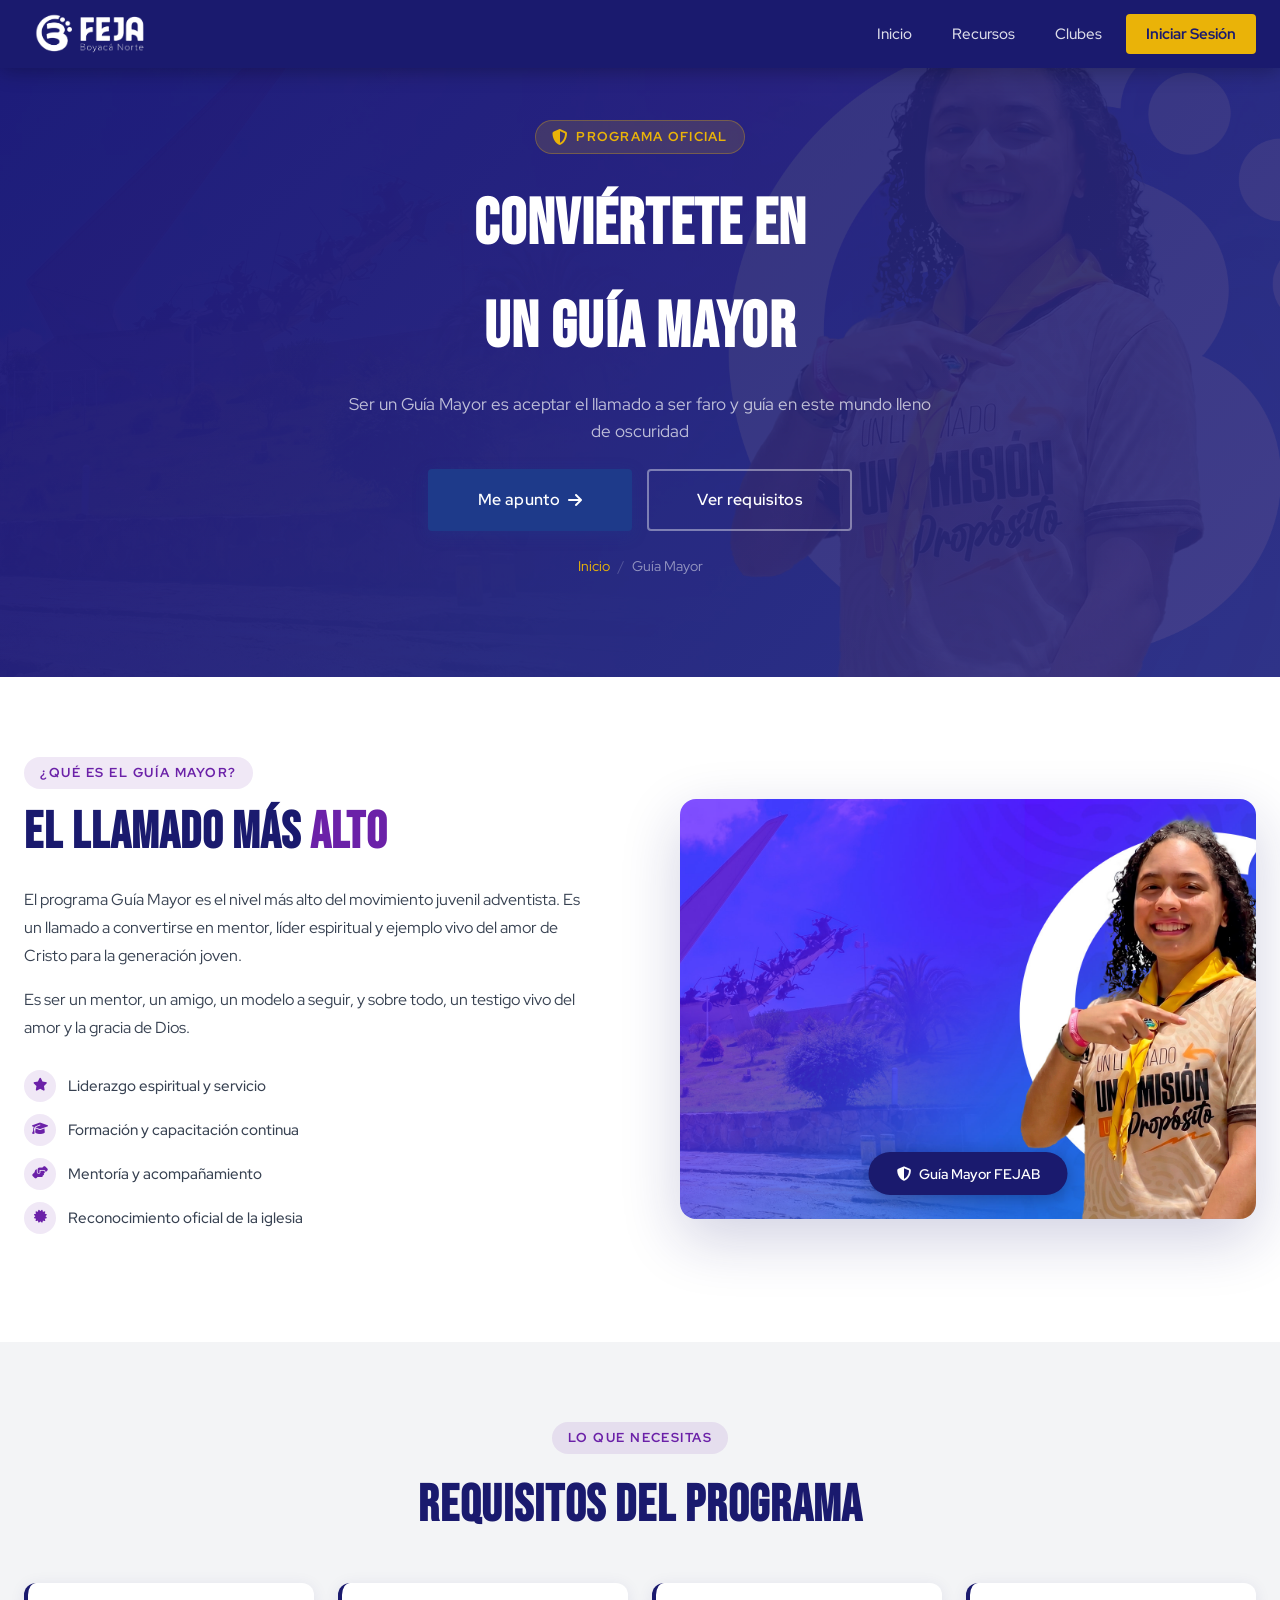
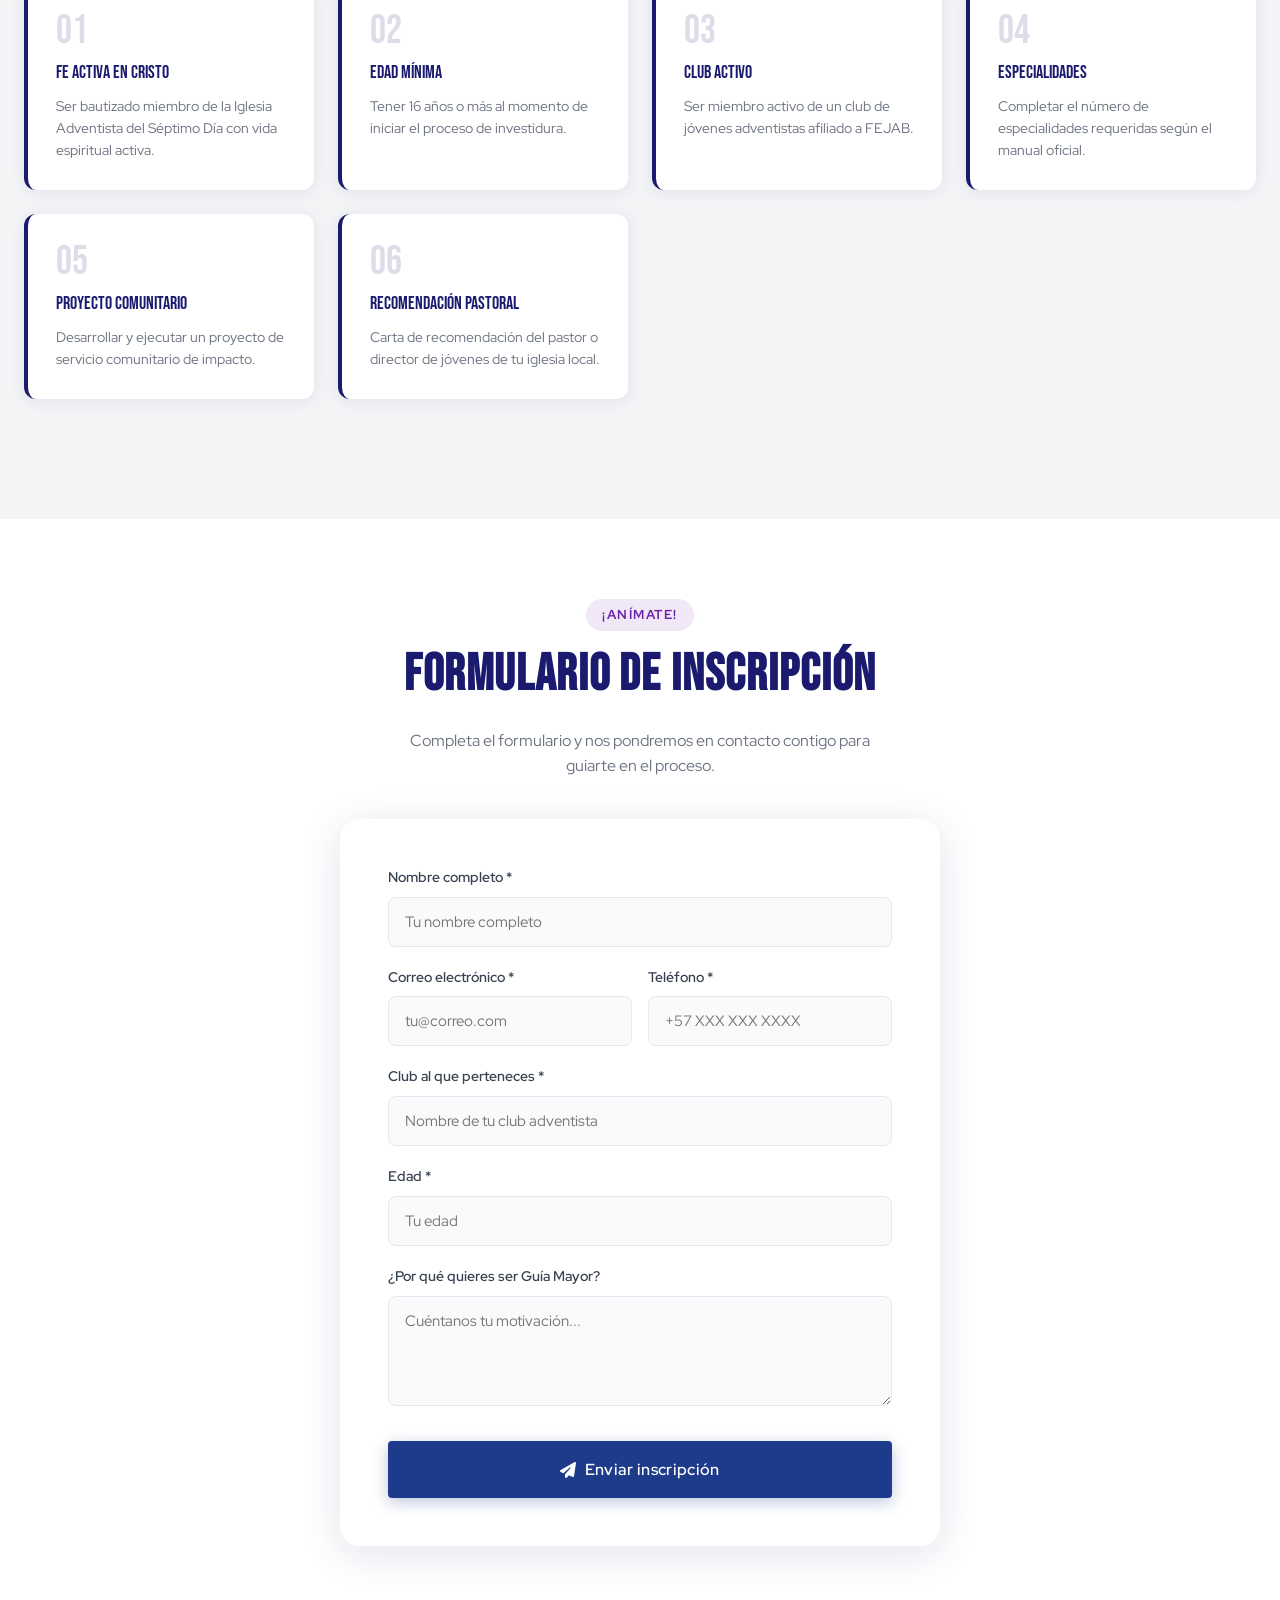
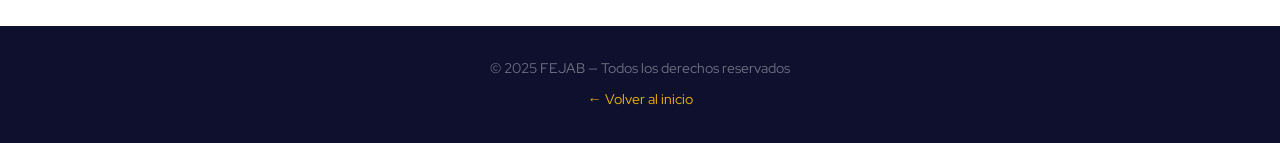
<file: guia-mayor.html>
<!DOCTYPE html>
<html lang="es">
<head>
  <meta charset="UTF-8" />
  <meta name="viewport" content="width=device-width, initial-scale=1.0" />
  <title>Guía Mayor — FEJAB</title>
  <meta name="description" content="Conviértete en Guía Mayor - Programa de liderazgo juvenil adventista en Boyacá Norte" />
  <link rel="preconnect" href="https://fonts.googleapis.com" />
  <link rel="preconnect" href="https://fonts.gstatic.com" crossorigin />
  <link href="https://fonts.googleapis.com/css2?family=Bebas+Neue&family=Red+Hat+Display:wght@400;500;600;700&display=swap" rel="stylesheet" />
  <link rel="stylesheet" href="https://cdnjs.cloudflare.com/ajax/libs/font-awesome/6.5.0/css/all.min.css" />
  <link rel="stylesheet" href="styles.css" />
  <link rel="stylesheet" href="pages.css" />
  <style>
    .requisitos-grid {
      display: grid;
      grid-template-columns: repeat(auto-fit, minmax(260px, 1fr));
      gap: 24px;
      margin: 40px 0;
    }
    .req-card {
      background: white;
      border-radius: 12px;
      padding: 28px;
      box-shadow: 0 2px 16px rgba(26,26,110,0.08);
      border-left: 4px solid #1A1A6E;
      transition: all 0.3s;
    }
    .req-card:hover { transform: translateY(-4px); border-left-color: #6B21A8; }
    .req-number {
      font-family: 'Bebas Neue', cursive;
      font-size: 2.5rem;
      color: rgba(26,26,110,0.15);
      line-height: 1;
      margin-bottom: 8px;
    }
    .req-title { font-family: 'Bebas Neue', cursive; font-size: 1.1rem; color: #1A1A6E; margin-bottom: 8px; }
    .req-desc { color: #6B7280; font-size: 0.875rem; line-height: 1.6; }
    .inscription-form {
      max-width: 600px;
      margin: 0 auto;
      background: white;
      border-radius: 20px;
      padding: 48px;
      box-shadow: 0 8px 40px rgba(26,26,110,0.12);
    }
    .form-input-light {
      width: 100%;
      background: #F9FAFB;
      border: 1.5px solid #E5E7EB;
      border-radius: 8px;
      padding: 14px 16px;
      font-family: 'Red Hat Display', sans-serif;
      font-size: 0.95rem;
      color: #374151;
      outline: none;
      transition: all 0.3s;
    }
    .form-input-light:focus { border-color: #1A1A6E; box-shadow: 0 0 0 3px rgba(26,26,110,0.08); }
    .form-label-light { display: block; color: #374151; font-size: 0.85rem; font-weight: 600; margin-bottom: 8px; }
  </style>
</head>
<body>

  <!-- Navbar -->
  <nav class="navbar" id="navbar">
    <div class="nav-container">
      <a href="index.html" class="nav-logo">
        <img src="logo feja horizontal blanco.png" alt="FEJAB Logo" class="logo-img" onerror="this.style.display='none'; this.nextElementSibling.style.display='flex';" />
        <div class="logo-fallback" style="display:none;">
          <span class="logo-text">Jóvenes Adventistas <strong>FEJAB</strong></span>
        </div>
      </a>
      <button class="hamburger" id="hamburger"><span></span><span></span><span></span></button>
      <ul class="nav-menu" id="navMenu">
        <li><a href="index.html" class="nav-link">Inicio</a></li>
        <li><a href="recursos.html" class="nav-link">Recursos</a></li>
        <li><a href="clubes.html" class="nav-link">Clubes</a></li>
        <li><a href="login.html" class="nav-link nav-btn-login">Iniciar Sesión</a></li>
      </ul>
    </div>
  </nav>

  <!-- Page Hero -->
  <div class="page-hero" style="padding-bottom:100px;">
    <div class="page-hero-content container">
      <div style="display:inline-flex; align-items:center; gap:8px; background:rgba(234,179,8,0.15); border:1px solid rgba(234,179,8,0.3); padding:6px 16px; border-radius:100px; margin-bottom:20px;">
        <i class="fa fa-shield-halved" style="color:#EAB308;"></i>
        <span style="color:#EAB308; font-size:0.8rem; font-weight:700; letter-spacing:0.1em; text-transform:uppercase;">Programa Oficial</span>
      </div>
      <h1 class="page-hero-title">Conviértete en<br/>un Guía Mayor</h1>
      <p class="page-hero-subtitle">
        Ser un Guía Mayor es aceptar el llamado a ser faro y guía en este mundo lleno de oscuridad
      </p>
      <div style="margin-top:24px;">
        <a href="#inscripcion" class="btn btn-primary btn-lg">Me apunto <i class="fa fa-arrow-right"></i></a>
        <a href="#requisitos" class="btn btn-outline btn-lg" style="border-color:rgba(255,255,255,0.4); color:white; margin-left:12px;">Ver requisitos</a>
      </div>
      <div class="breadcrumb" style="margin-top:24px;">
        <a href="index.html">Inicio</a>
        <span class="breadcrumb-sep">/</span>
        <span>Guía Mayor</span>
      </div>
    </div>
  </div>

  <!-- ¿Qué es? -->
  <section style="padding:80px 0; background:white;">
    <div class="container">
      <div class="guia-grid">
        <div class="animate-from-left">
          <span class="section-label">¿Qué es el Guía Mayor?</span>
          <h2 class="section-title">El Llamado más <span class="text-accent">Alto</span></h2>
          <p class="section-text">
            El programa Guía Mayor es el nivel más alto del movimiento juvenil adventista. Es un llamado a convertirse en mentor, líder espiritual y ejemplo vivo del amor de Cristo para la generación joven.
          </p>
          <p class="section-text">
            Es ser un mentor, un amigo, un modelo a seguir, y sobre todo, un testigo vivo del amor y la gracia de Dios.
          </p>
          <div class="guia-features">
            <div class="feature-item"><i class="fa fa-star feature-icon"></i> <span>Liderazgo espiritual y servicio</span></div>
            <div class="feature-item"><i class="fa fa-graduation-cap feature-icon"></i> <span>Formación y capacitación continua</span></div>
            <div class="feature-item"><i class="fa fa-hands-helping feature-icon"></i> <span>Mentoría y acompañamiento</span></div>
            <div class="feature-item"><i class="fa fa-certificate feature-icon"></i> <span>Reconocimiento oficial de la iglesia</span></div>
          </div>
        </div>
        <div class="animate-fade-scale">
          <div class="guia-img-container">
            <img src="banner.jpg.jpeg" alt="Guía Mayor" class="guia-img" />
            <div class="guia-badge"><i class="fa fa-shield-halved"></i> Guía Mayor FEJAB</div>
          </div>
        </div>
      </div>
    </div>
  </section>

  <!-- Requisitos -->
  <section style="padding:80px 0; background:#F3F4F6;" id="requisitos">
    <div class="container">
      <div style="text-align:center; margin-bottom:8px;">
        <span class="section-label">Lo que necesitas</span>
      </div>
      <h2 class="section-title" style="text-align:center; margin-bottom:48px;">Requisitos del Programa</h2>
      <div class="requisitos-grid">
        <div class="req-card animate-fade-up">
          <div class="req-number">01</div>
          <div class="req-title">Fe activa en Cristo</div>
          <p class="req-desc">Ser bautizado miembro de la Iglesia Adventista del Séptimo Día con vida espiritual activa.</p>
        </div>
        <div class="req-card animate-fade-up" style="animation-delay:0.1s">
          <div class="req-number">02</div>
          <div class="req-title">Edad mínima</div>
          <p class="req-desc">Tener 16 años o más al momento de iniciar el proceso de investidura.</p>
        </div>
        <div class="req-card animate-fade-up" style="animation-delay:0.2s">
          <div class="req-number">03</div>
          <div class="req-title">Club activo</div>
          <p class="req-desc">Ser miembro activo de un club de jóvenes adventistas afiliado a FEJAB.</p>
        </div>
        <div class="req-card animate-fade-up" style="animation-delay:0.3s">
          <div class="req-number">04</div>
          <div class="req-title">Especialidades</div>
          <p class="req-desc">Completar el número de especialidades requeridas según el manual oficial.</p>
        </div>
        <div class="req-card animate-fade-up" style="animation-delay:0.4s">
          <div class="req-number">05</div>
          <div class="req-title">Proyecto comunitario</div>
          <p class="req-desc">Desarrollar y ejecutar un proyecto de servicio comunitario de impacto.</p>
        </div>
        <div class="req-card animate-fade-up" style="animation-delay:0.5s">
          <div class="req-number">06</div>
          <div class="req-title">Recomendación pastoral</div>
          <p class="req-desc">Carta de recomendación del pastor o director de jóvenes de tu iglesia local.</p>
        </div>
      </div>
    </div>
  </section>

  <!-- Formulario de inscripción -->
  <section style="padding:80px 0; background:white;" id="inscripcion">
    <div class="container">
      <div style="text-align:center; margin-bottom:40px;">
        <span class="section-label">¡Anímate!</span>
        <h2 class="section-title">Formulario de Inscripción</h2>
        <p style="color:#6B7280; max-width:500px; margin:0 auto;">Completa el formulario y nos pondremos en contacto contigo para guiarte en el proceso.</p>
      </div>
      <div class="inscription-form">
        <form id="guiaForm">
          <div style="margin-bottom:20px;">
            <label class="form-label-light" for="guiaNombre">Nombre completo *</label>
            <input type="text" id="guiaNombre" class="form-input-light" placeholder="Tu nombre completo" required />
          </div>
          <div style="display:grid; grid-template-columns:1fr 1fr; gap:16px; margin-bottom:20px;">
            <div>
              <label class="form-label-light" for="guiaEmail">Correo electrónico *</label>
              <input type="email" id="guiaEmail" class="form-input-light" placeholder="tu@correo.com" required />
            </div>
            <div>
              <label class="form-label-light" for="guiaPhone">Teléfono *</label>
              <input type="tel" id="guiaPhone" class="form-input-light" placeholder="+57 XXX XXX XXXX" required />
            </div>
          </div>
          <div style="margin-bottom:20px;">
            <label class="form-label-light" for="guiaClub">Club al que perteneces *</label>
            <input type="text" id="guiaClub" class="form-input-light" placeholder="Nombre de tu club adventista" required />
          </div>
          <div style="margin-bottom:20px;">
            <label class="form-label-light" for="guiaEdad">Edad *</label>
            <input type="number" id="guiaEdad" class="form-input-light" placeholder="Tu edad" min="16" required />
          </div>
          <div style="margin-bottom:28px;">
            <label class="form-label-light" for="guiaMensaje">¿Por qué quieres ser Guía Mayor?</label>
            <textarea id="guiaMensaje" class="form-input-light" rows="4" placeholder="Cuéntanos tu motivación..." style="resize:vertical;"></textarea>
          </div>
          <div id="guiaAlert" class="alert"></div>
          <button type="submit" class="btn btn-primary btn-lg" style="width:100%;" id="guiaSubmitBtn">
            <i class="fa fa-paper-plane"></i> Enviar inscripción
          </button>
        </form>
      </div>
    </div>
  </section>

  <!-- Footer simple -->
  <footer style="background:#0F0F2E; padding:32px 0; text-align:center;">
    <p style="color:rgba(255,255,255,0.4); font-size:0.85rem;">© 2025 FEJAB — Todos los derechos reservados</p>
    <a href="index.html" style="color:#EAB308; font-size:0.875rem; margin-top:8px; display:inline-block;">← Volver al inicio</a>
  </footer>

  <button class="back-to-top" id="backToTop"><i class="fa fa-chevron-up"></i></button>
  <script src="main.js"></script>
  <script>
    document.getElementById('guiaForm')?.addEventListener('submit', async (e) => {
      e.preventDefault();
      const btn = document.getElementById('guiaSubmitBtn');
      const alertEl = document.getElementById('guiaAlert');
      btn.disabled = true;
      btn.textContent = 'Enviando...';
      await new Promise(r => setTimeout(r, 1500));
      alertEl.className = 'alert alert-success show';
      alertEl.innerHTML = '<i class="fa fa-check-circle"></i> ¡Inscripción enviada! Nos pondremos en contacto pronto.';
      btn.disabled = false;
      btn.innerHTML = '<i class="fa fa-paper-plane"></i> Enviar inscripción';
      e.target.reset();
    });
  </script>
</body>
</html>
</file>
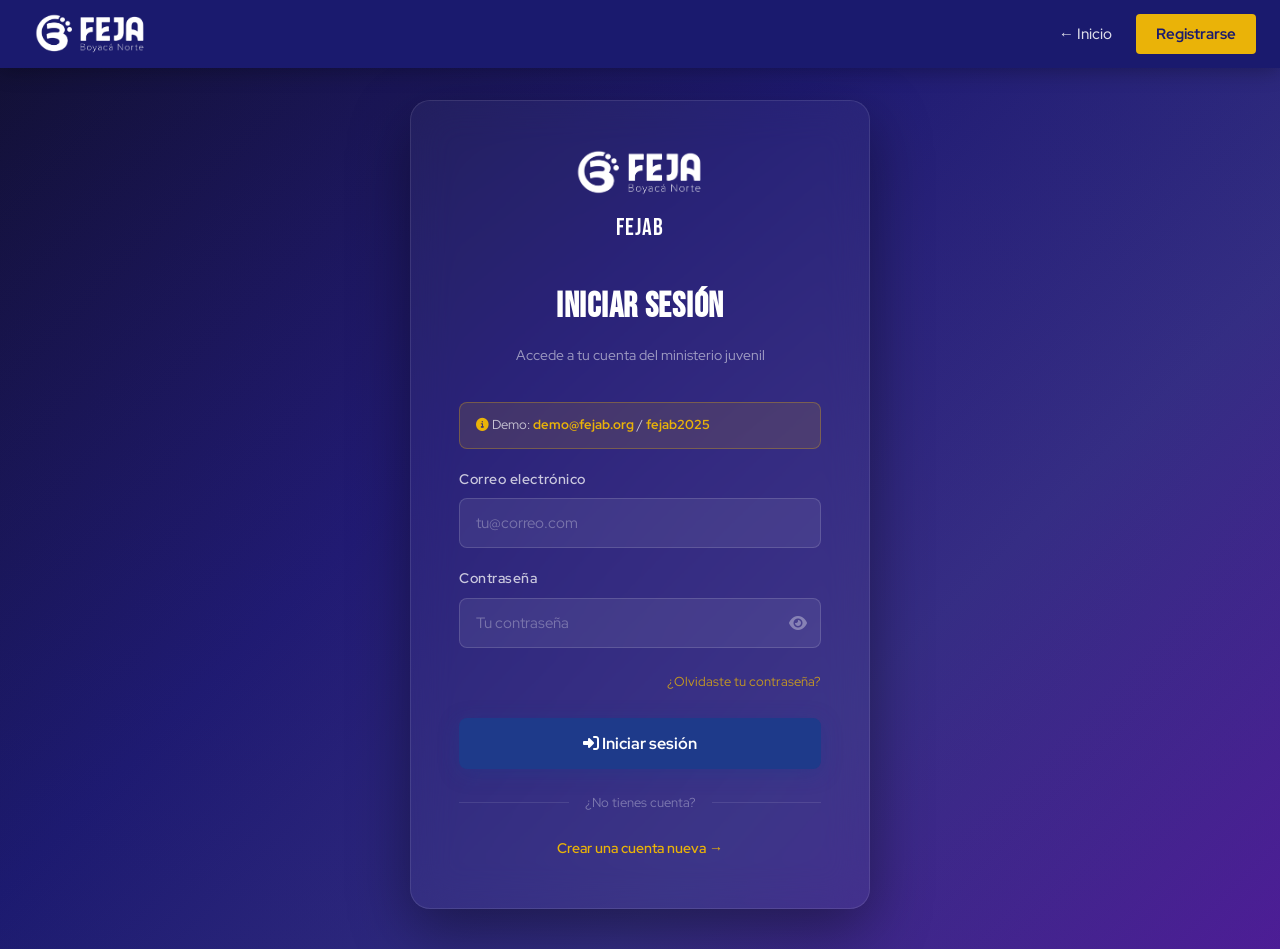
<file: login.html>
<!DOCTYPE html>
<html lang="es">
<head>
  <meta charset="UTF-8" />
  <meta name="viewport" content="width=device-width, initial-scale=1.0" />
  <title>Iniciar Sesión — FEJAB</title>
  <meta name="description" content="Accede a tu cuenta en FEJAB - Federación de Jóvenes Adventistas de Boyacá Norte" />
  <link rel="preconnect" href="https://fonts.googleapis.com" />
  <link rel="preconnect" href="https://fonts.gstatic.com" crossorigin />
  <link href="https://fonts.googleapis.com/css2?family=Bebas+Neue&family=Red+Hat+Display:wght@400;500;600;700&display=swap" rel="stylesheet" />
  <link rel="stylesheet" href="https://cdnjs.cloudflare.com/ajax/libs/font-awesome/6.5.0/css/all.min.css" />
  <link rel="stylesheet" href="styles.css" />
  <link rel="stylesheet" href="pages.css" />
</head>
<body>

  <!-- Navbar -->
  <nav class="navbar" id="navbar">
    <div class="nav-container">
      <a href="index.html" class="nav-logo">
        <img src="logo feja horizontal blanco.png" alt="FEJAB Logo" class="logo-img" onerror="this.style.display='none'; this.nextElementSibling.style.display='flex';" />
        <div class="logo-fallback" style="display:none;">
          <span class="logo-text">Jóvenes Adventistas <strong>FEJAB</strong></span>
        </div>
      </a>
      <ul class="nav-menu">
        <li><a href="index.html" class="nav-link">← Inicio</a></li>
        <li><a href="registro.html" class="nav-link nav-btn-login">Registrarse</a></li>
      </ul>
    </div>
  </nav>

  <!-- Auth Page -->
  <div class="auth-page">
    <div class="auth-container">
      <div class="auth-card">
        <!-- Logo -->
        <div class="auth-logo">
          <img src="logo feja horizontal blanco.png" alt="FEJAB" onerror="this.style.display='none';" />
          <div class="auth-logo-text">FEJAB</div>
        </div>

        <h1 class="auth-title">Iniciar Sesión</h1>
        <p class="auth-subtitle">Accede a tu cuenta del ministerio juvenil</p>

        <!-- Demo info -->
        <div style="background:rgba(234,179,8,0.12); border:1px solid rgba(234,179,8,0.3); border-radius:8px; padding:12px 16px; margin-bottom:20px; font-size:0.8rem; color:rgba(255,255,255,0.7);">
          <i class="fa fa-info-circle" style="color:#EAB308"></i>
          Demo: <strong style="color:#EAB308">demo@fejab.org</strong> / <strong style="color:#EAB308">fejab2025</strong>
        </div>

        <!-- Alerta -->
        <div class="alert" id="loginAlert" role="alert"></div>

        <form id="loginForm" novalidate>
          <div class="form-group">
            <label class="form-label" for="loginEmail">Correo electrónico</label>
            <input
              type="email"
              id="loginEmail"
              class="form-input"
              placeholder="tu@correo.com"
              autocomplete="email"
              required
            />
          </div>

          <div class="form-group">
            <label class="form-label" for="loginPassword">Contraseña</label>
            <div class="input-icon-wrap">
              <input
                type="password"
                id="loginPassword"
                class="form-input"
                placeholder="Tu contraseña"
                autocomplete="current-password"
                required
              />
              <i class="fa fa-eye input-icon toggle-password" data-target="loginPassword"></i>
            </div>
          </div>

          <div style="text-align:right; margin-bottom:16px;">
            <a href="#" style="font-size:0.8rem; color:rgba(234,179,8,0.8);">¿Olvidaste tu contraseña?</a>
          </div>

          <button type="submit" class="auth-btn">
            <i class="fa fa-sign-in-alt"></i> Iniciar sesión
          </button>
        </form>

        <div class="auth-divider"><span>¿No tienes cuenta?</span></div>

        <div class="auth-link">
          <a href="registro.html">Crear una cuenta nueva →</a>
        </div>
      </div>
    </div>
  </div>

  <script src="main.js"></script>
</body>
</html>
</file>
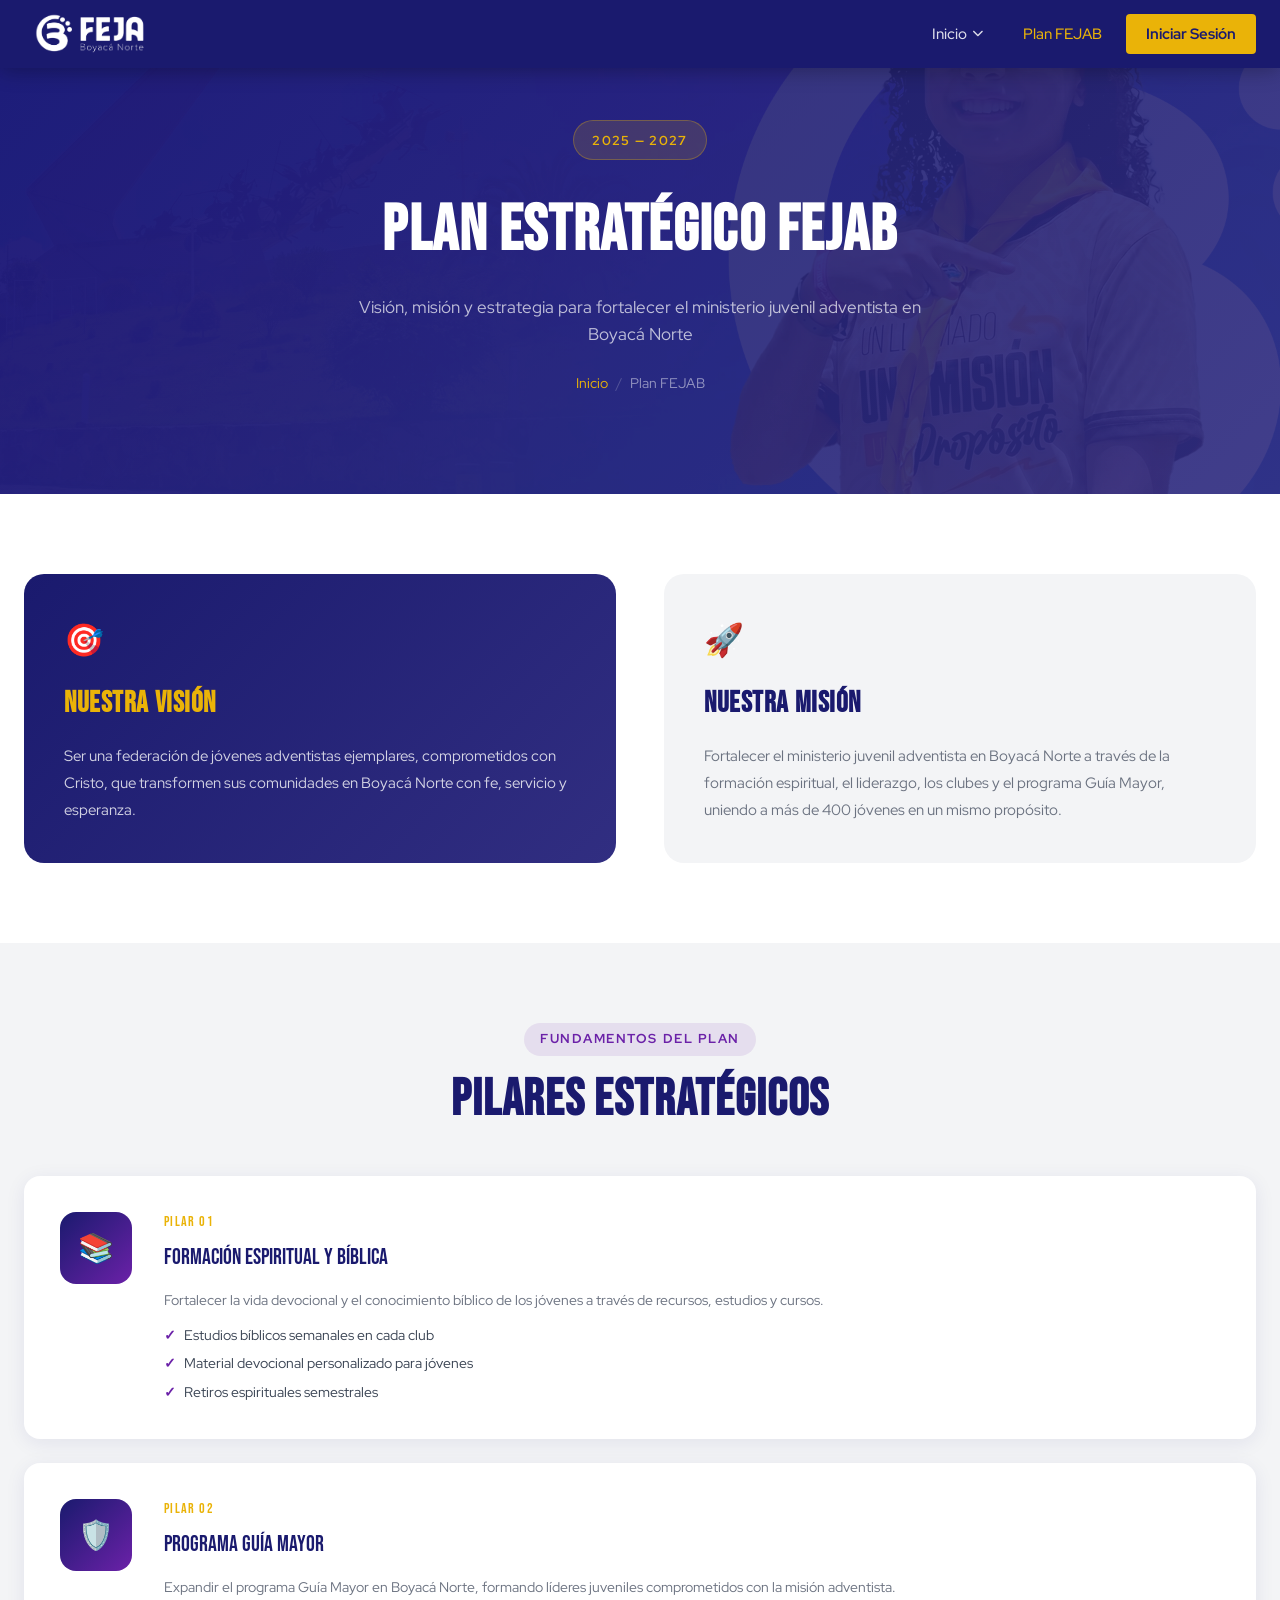
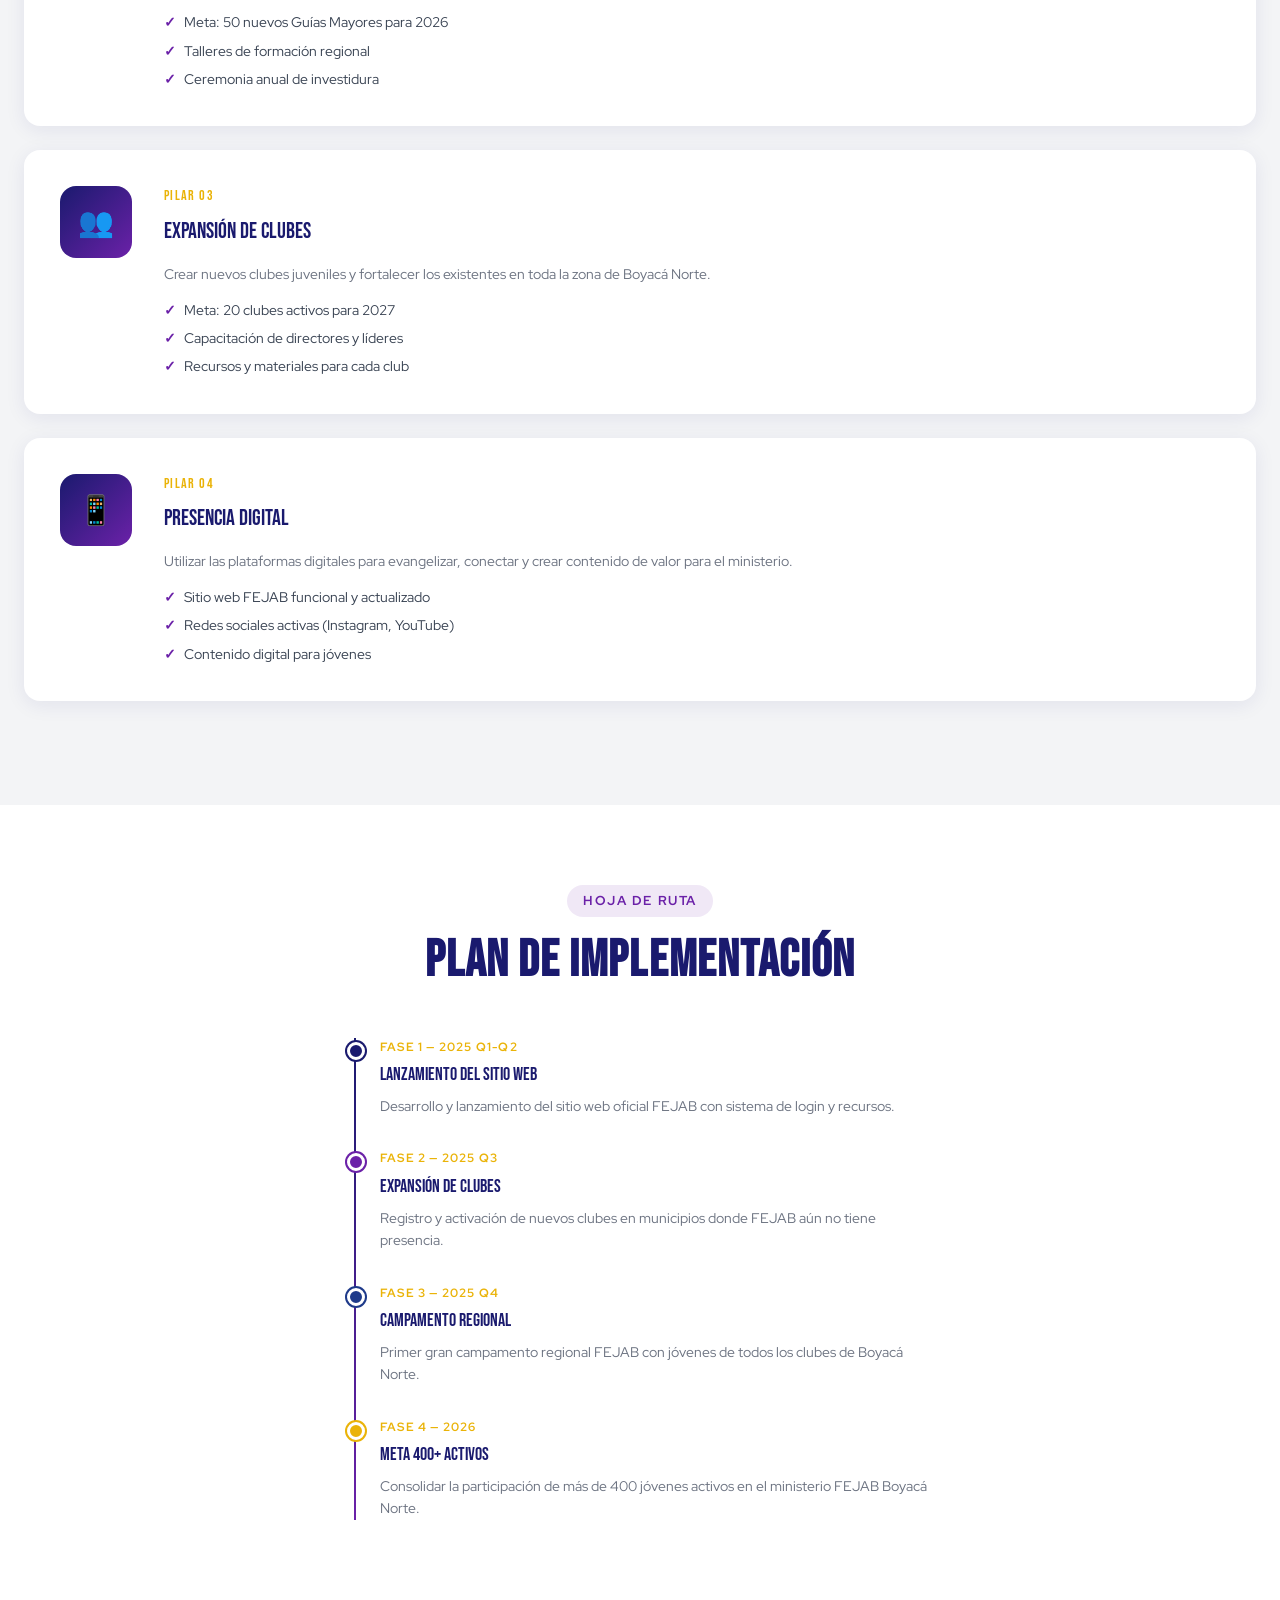
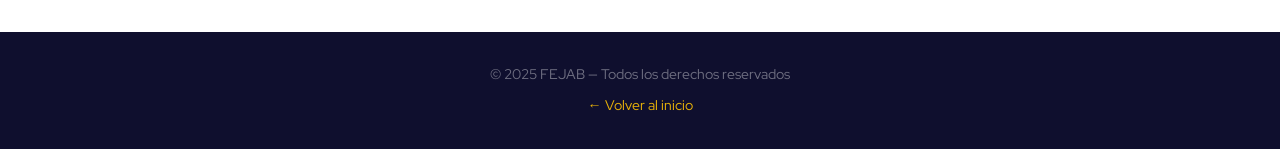
<file: plan-fejab.html>
<!DOCTYPE html>
<html lang="es">
<head>
  <meta charset="UTF-8" />
  <meta name="viewport" content="width=device-width, initial-scale=1.0" />
  <title>Plan FEJAB — Federación de Jóvenes Adventistas de Boyacá Norte</title>
  <meta name="description" content="Plan estratégico de FEJAB - Federación de Jóvenes Adventistas de Boyacá Norte 2025" />
  <link rel="preconnect" href="https://fonts.googleapis.com" />
  <link rel="preconnect" href="https://fonts.gstatic.com" crossorigin />
  <link href="https://fonts.googleapis.com/css2?family=Bebas+Neue&family=Red+Hat+Display:wght@400;500;600;700&display=swap" rel="stylesheet" />
  <link rel="stylesheet" href="https://cdnjs.cloudflare.com/ajax/libs/font-awesome/6.5.0/css/all.min.css" />
  <link rel="stylesheet" href="styles.css" />
  <link rel="stylesheet" href="pages.css" />
  <style>
    .plan-pillar {
      background: white; border-radius: 16px; padding: 36px; margin-bottom: 24px;
      box-shadow: 0 4px 20px rgba(26,26,110,0.08);
      display: grid; grid-template-columns: 80px 1fr; gap: 24px; align-items: start;
      transition: all 0.3s;
    }
    .plan-pillar:hover { transform: translateX(8px); box-shadow: 0 8px 32px rgba(26,26,110,0.14); }
    .pillar-icon {
      width: 72px; height: 72px; border-radius: 16px;
      background: linear-gradient(135deg, #1A1A6E, #6B21A8);
      display: flex; align-items: center; justify-content: center;
      font-size: 1.8rem; color: white; flex-shrink: 0;
    }
    .pillar-num {
      font-family: 'Bebas Neue', cursive; font-size: 0.85rem; color: #EAB308;
      letter-spacing: 0.1em; text-transform: uppercase; margin-bottom: 6px;
    }
    .pillar-title { font-family: 'Bebas Neue', cursive; font-size: 1.4rem; color: #1A1A6E; margin-bottom: 12px; }
    .pillar-desc { color: #6B7280; font-size: 0.9rem; line-height: 1.7; }
    .pillar-list { margin-top: 12px; display: flex; flex-direction: column; gap: 6px; }
    .pillar-list li {
      display: flex; align-items: center; gap: 8px;
      color: #374151; font-size: 0.875rem;
    }
    .pillar-list li::before { content: '✓'; color: #6B21A8; font-weight: 700; flex-shrink: 0; }
    .timeline { position: relative; padding-left: 40px; }
    .timeline::before { content: ''; position: absolute; left: 14px; top: 0; bottom: 0; width: 2px; background: linear-gradient(to bottom, #1A1A6E, #6B21A8); }
    .timeline-item { position: relative; margin-bottom: 32px; }
    .timeline-dot {
      position: absolute; left: -33px; top: 4px;
      width: 18px; height: 18px; border-radius: 50%;
      background: #1A1A6E; border: 3px solid white;
      box-shadow: 0 0 0 2px #1A1A6E;
    }
    .timeline-phase { font-size: 0.75rem; color: #EAB308; font-weight: 700; letter-spacing: 0.1em; text-transform: uppercase; margin-bottom: 4px; }
    .timeline-title { font-family: 'Bebas Neue', cursive; font-size: 1.1rem; color: #1A1A6E; margin-bottom: 6px; }
    .timeline-desc { color: #6B7280; font-size: 0.875rem; line-height: 1.6; }
  </style>
</head>
<body>

  <!-- Navbar -->
  <nav class="navbar" id="navbar">
    <div class="nav-container">
      <a href="index.html" class="nav-logo">
        <img src="logo feja horizontal blanco.png" alt="FEJAB Logo" class="logo-img" onerror="this.style.display='none'; this.nextElementSibling.style.display='flex';" />
        <div class="logo-fallback" style="display:none;">
          <span class="logo-text">Jóvenes Adventistas <strong>FEJAB</strong></span>
        </div>
      </a>
      <button class="hamburger" id="hamburger"><span></span><span></span><span></span></button>
      <ul class="nav-menu" id="navMenu">
        <li class="nav-item has-dropdown">
          <a href="#" class="nav-link">Inicio <i class="fa fa-chevron-down"></i></a>
          <ul class="dropdown">
            <li><a href="index.html#hero">Hero</a></li>
            <li><a href="index.html#cards">Ministerios</a></li>
            <li><a href="index.html#guia-mayor">Guía Mayor</a></li>
          </ul>
        </li>
        <li class="nav-item"><a href="plan-fejab.html" class="nav-link" style="color:#EAB308">Plan FEJAB</a></li>
        <li class="nav-item"><a href="login.html" class="nav-link nav-btn-login">Iniciar Sesión</a></li>
      </ul>
    </div>
  </nav>

  <!-- Page Hero -->
  <div class="page-hero" style="padding-bottom:100px;">
    <div class="page-hero-content container">
      <div style="display:inline-block; background:rgba(234,179,8,0.15); border:1px solid rgba(234,179,8,0.3); padding:6px 18px; border-radius:100px; margin-bottom:20px;">
        <span style="color:#EAB308; font-size:0.8rem; font-weight:700; letter-spacing:0.1em; text-transform:uppercase;">2025 — 2027</span>
      </div>
      <h1 class="page-hero-title">Plan Estratégico FEJAB</h1>
      <p class="page-hero-subtitle">
        Visión, misión y estrategia para fortalecer el ministerio juvenil adventista en Boyacá Norte
      </p>
      <div class="breadcrumb" style="margin-top:24px;">
        <a href="index.html">Inicio</a>
        <span class="breadcrumb-sep">/</span>
        <span>Plan FEJAB</span>
      </div>
    </div>
  </div>

  <!-- Visión y Misión -->
  <section style="padding:80px 0; background:white;">
    <div class="container">
      <div style="display:grid; grid-template-columns:1fr 1fr; gap:48px;">
        <div style="background:linear-gradient(135deg,#1A1A6E,#312E81); border-radius:20px; padding:40px; color:white;">
          <div style="font-size:2rem; margin-bottom:16px;">🎯</div>
          <h2 style="font-family:'Bebas Neue',cursive; font-size:1.8rem; letter-spacing:0.02em; margin-bottom:16px; color:#EAB308;">Nuestra Visión</h2>
          <p style="color:rgba(255,255,255,0.8); line-height:1.75; font-size:0.95rem;">
            Ser una federación de jóvenes adventistas ejemplares, comprometidos con Cristo, que transformen sus comunidades en Boyacá Norte con fe, servicio y esperanza.
          </p>
        </div>
        <div style="background:#F3F4F6; border-radius:20px; padding:40px;">
          <div style="font-size:2rem; margin-bottom:16px;">🚀</div>
          <h2 style="font-family:'Bebas Neue',cursive; font-size:1.8rem; color:#1A1A6E; letter-spacing:0.02em; margin-bottom:16px;">Nuestra Misión</h2>
          <p style="color:#6B7280; line-height:1.75; font-size:0.95rem;">
            Fortalecer el ministerio juvenil adventista en Boyacá Norte a través de la formación espiritual, el liderazgo, los clubes y el programa Guía Mayor, uniendo a más de 400 jóvenes en un mismo propósito.
          </p>
        </div>
      </div>
    </div>
  </section>

  <!-- Pilares estratégicos -->
  <section style="padding:80px 0; background:#F3F4F6;">
    <div class="container">
      <div style="text-align:center; margin-bottom:48px;">
        <span class="section-label">Fundamentos del Plan</span>
        <h2 class="section-title">Pilares Estratégicos</h2>
      </div>

      <div class="plan-pillar animate-from-left">
        <div class="pillar-icon">📚</div>
        <div>
          <div class="pillar-num">Pilar 01</div>
          <div class="pillar-title">Formación Espiritual y Bíblica</div>
          <p class="pillar-desc">Fortalecer la vida devocional y el conocimiento bíblico de los jóvenes a través de recursos, estudios y cursos.</p>
          <ul class="pillar-list">
            <li>Estudios bíblicos semanales en cada club</li>
            <li>Material devocional personalizado para jóvenes</li>
            <li>Retiros espirituales semestrales</li>
          </ul>
        </div>
      </div>

      <div class="plan-pillar animate-from-left" style="animation-delay:0.1s">
        <div class="pillar-icon">🛡️</div>
        <div>
          <div class="pillar-num">Pilar 02</div>
          <div class="pillar-title">Programa Guía Mayor</div>
          <p class="pillar-desc">Expandir el programa Guía Mayor en Boyacá Norte, formando líderes juveniles comprometidos con la misión adventista.</p>
          <ul class="pillar-list">
            <li>Meta: 50 nuevos Guías Mayores para 2026</li>
            <li>Talleres de formación regional</li>
            <li>Ceremonia anual de investidura</li>
          </ul>
        </div>
      </div>

      <div class="plan-pillar animate-from-left" style="animation-delay:0.2s">
        <div class="pillar-icon">👥</div>
        <div>
          <div class="pillar-num">Pilar 03</div>
          <div class="pillar-title">Expansión de Clubes</div>
          <p class="pillar-desc">Crear nuevos clubes juveniles y fortalecer los existentes en toda la zona de Boyacá Norte.</p>
          <ul class="pillar-list">
            <li>Meta: 20 clubes activos para 2027</li>
            <li>Capacitación de directores y líderes</li>
            <li>Recursos y materiales para cada club</li>
          </ul>
        </div>
      </div>

      <div class="plan-pillar animate-from-left" style="animation-delay:0.3s">
        <div class="pillar-icon">📱</div>
        <div>
          <div class="pillar-num">Pilar 04</div>
          <div class="pillar-title">Presencia Digital</div>
          <p class="pillar-desc">Utilizar las plataformas digitales para evangelizar, conectar y crear contenido de valor para el ministerio.</p>
          <ul class="pillar-list">
            <li>Sitio web FEJAB funcional y actualizado</li>
            <li>Redes sociales activas (Instagram, YouTube)</li>
            <li>Contenido digital para jóvenes</li>
          </ul>
        </div>
      </div>

    </div>
  </section>

  <!-- Timeline de implementación -->
  <section style="padding:80px 0; background:white;">
    <div class="container">
      <div style="text-align:center; margin-bottom:48px;">
        <span class="section-label">Hoja de Ruta</span>
        <h2 class="section-title">Plan de Implementación</h2>
      </div>
      <div style="max-width:600px; margin:0 auto;">
        <div class="timeline">
          <div class="timeline-item animate-fade-up">
            <div class="timeline-dot"></div>
            <div class="timeline-phase">Fase 1 — 2025 Q1-Q2</div>
            <div class="timeline-title">Lanzamiento del Sitio Web</div>
            <p class="timeline-desc">Desarrollo y lanzamiento del sitio web oficial FEJAB con sistema de login y recursos.</p>
          </div>
          <div class="timeline-item animate-fade-up" style="animation-delay:0.1s">
            <div class="timeline-dot" style="background:#6B21A8; box-shadow:0 0 0 2px #6B21A8;"></div>
            <div class="timeline-phase">Fase 2 — 2025 Q3</div>
            <div class="timeline-title">Expansión de Clubes</div>
            <p class="timeline-desc">Registro y activación de nuevos clubes en municipios donde FEJAB aún no tiene presencia.</p>
          </div>
          <div class="timeline-item animate-fade-up" style="animation-delay:0.2s">
            <div class="timeline-dot" style="background:#1E3A8A; box-shadow:0 0 0 2px #1E3A8A;"></div>
            <div class="timeline-phase">Fase 3 — 2025 Q4</div>
            <div class="timeline-title">Campamento Regional</div>
            <p class="timeline-desc">Primer gran campamento regional FEJAB con jóvenes de todos los clubes de Boyacá Norte.</p>
          </div>
          <div class="timeline-item animate-fade-up" style="animation-delay:0.3s">
            <div class="timeline-dot" style="background:#EAB308; box-shadow:0 0 0 2px #EAB308;"></div>
            <div class="timeline-phase">Fase 4 — 2026</div>
            <div class="timeline-title">Meta 400+ Activos</div>
            <p class="timeline-desc">Consolidar la participación de más de 400 jóvenes activos en el ministerio FEJAB Boyacá Norte.</p>
          </div>
        </div>
      </div>
    </div>
  </section>

  <!-- Footer simple -->
  <footer style="background:#0F0F2E; padding:32px 0; text-align:center;">
    <p style="color:rgba(255,255,255,0.4); font-size:0.85rem;">© 2025 FEJAB — Todos los derechos reservados</p>
    <a href="index.html" style="color:#EAB308; font-size:0.875rem; margin-top:8px; display:inline-block;">← Volver al inicio</a>
  </footer>

  <button class="back-to-top" id="backToTop"><i class="fa fa-chevron-up"></i></button>
  <script src="main.js"></script>
</body>
</html>
</file>
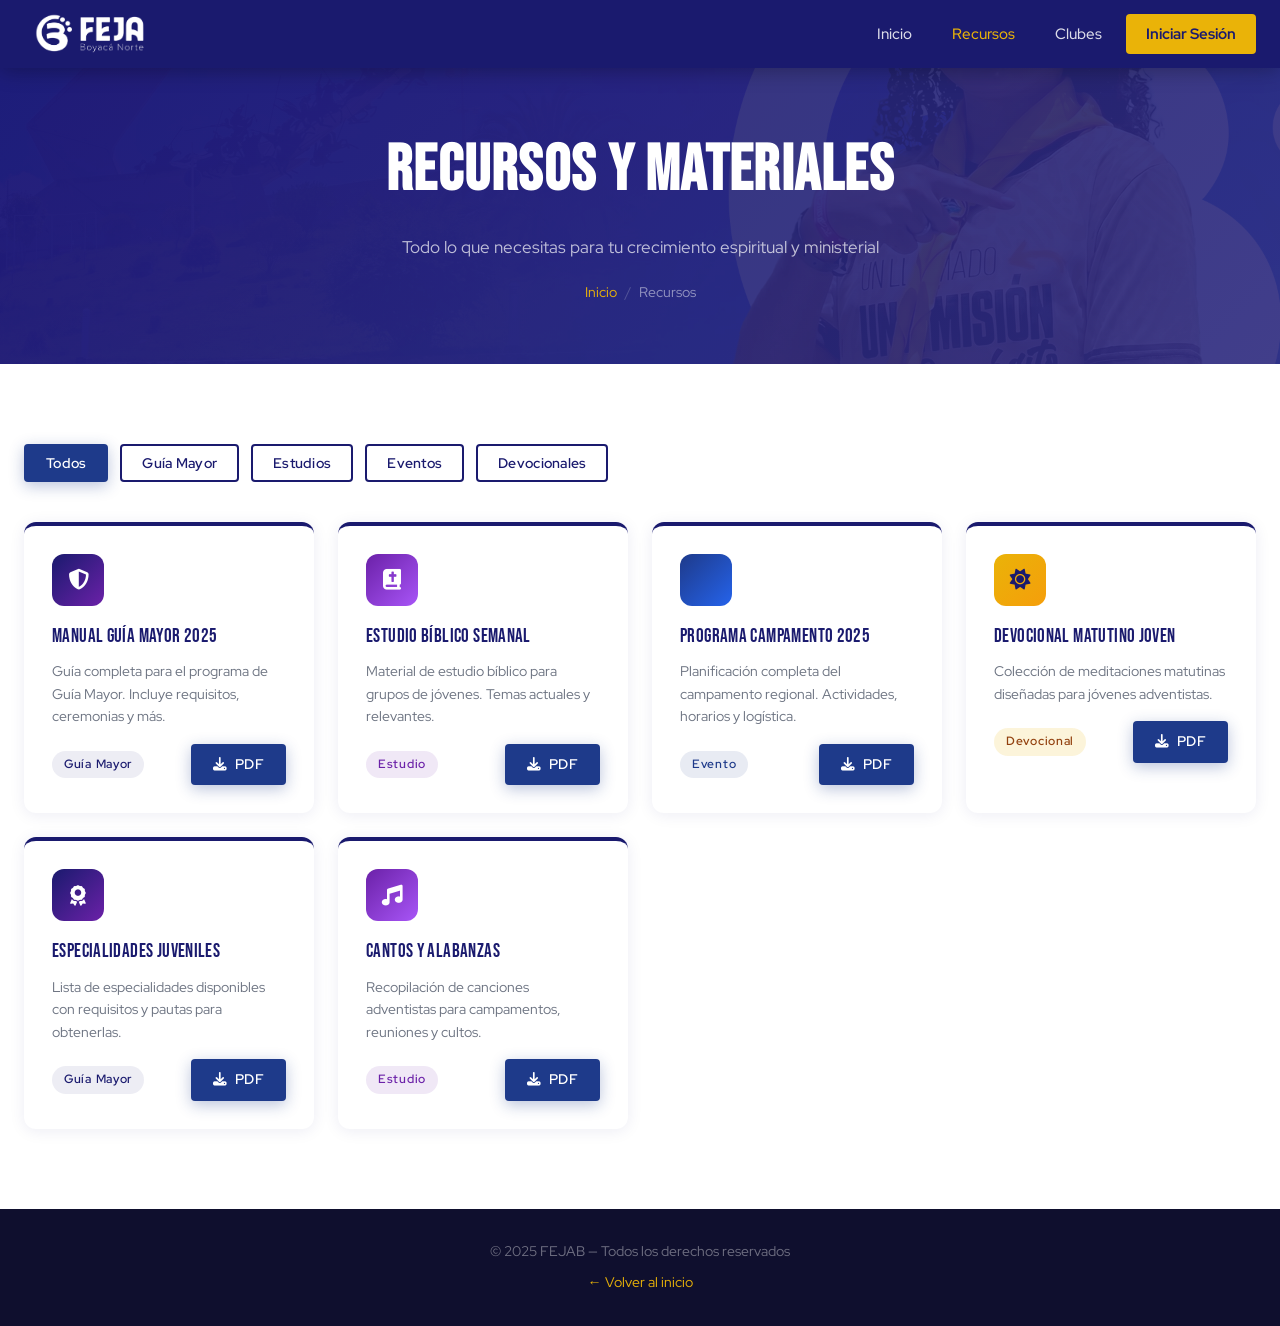
<file: recursos.html>
<!DOCTYPE html>
<html lang="es">
<head>
  <meta charset="UTF-8" />
  <meta name="viewport" content="width=device-width, initial-scale=1.0" />
  <title>Recursos y Materiales — FEJAB</title>
  <meta name="description" content="Recursos y materiales para jóvenes adventistas de Boyacá Norte - FEJAB" />
  <link rel="preconnect" href="https://fonts.googleapis.com" />
  <link rel="preconnect" href="https://fonts.gstatic.com" crossorigin />
  <link href="https://fonts.googleapis.com/css2?family=Bebas+Neue&family=Red+Hat+Display:wght@400;500;600;700&display=swap" rel="stylesheet" />
  <link rel="stylesheet" href="https://cdnjs.cloudflare.com/ajax/libs/font-awesome/6.5.0/css/all.min.css" />
  <link rel="stylesheet" href="styles.css" />
  <link rel="stylesheet" href="pages.css" />
</head>
<body>

  <!-- Navbar -->
  <nav class="navbar" id="navbar">
    <div class="nav-container">
      <a href="index.html" class="nav-logo">
        <img src="logo feja horizontal blanco.png" alt="FEJAB Logo" class="logo-img" onerror="this.style.display='none'; this.nextElementSibling.style.display='flex';" />
        <div class="logo-fallback" style="display:none;">
          <span class="logo-text">Jóvenes Adventistas <strong>FEJAB</strong></span>
        </div>
      </a>
      <button class="hamburger" id="hamburger"><span></span><span></span><span></span></button>
      <ul class="nav-menu" id="navMenu">
        <li><a href="index.html" class="nav-link">Inicio</a></li>
        <li><a href="recursos.html" class="nav-link" style="color:#EAB308">Recursos</a></li>
        <li><a href="clubes.html" class="nav-link">Clubes</a></li>
        <li><a href="login.html" class="nav-link nav-btn-login">Iniciar Sesión</a></li>
      </ul>
    </div>
  </nav>

  <!-- Page Hero -->
  <div class="page-hero">
    <div class="page-hero-content container">
      <h1 class="page-hero-title">Recursos y Materiales</h1>
      <p class="page-hero-subtitle">Todo lo que necesitas para tu crecimiento espiritual y ministerial</p>
      <div class="breadcrumb">
        <a href="index.html">Inicio</a>
        <span class="breadcrumb-sep">/</span>
        <span>Recursos</span>
      </div>
    </div>
  </div>

  <!-- Contenido -->
  <section class="section-content">
    <div class="container">

      <!-- Filtros -->
      <div style="display:flex; gap:12px; margin-bottom:40px; flex-wrap:wrap;">
        <button class="btn btn-primary btn-sm" onclick="filterResources('all')" id="filter-all">Todos</button>
        <button class="btn btn-outline btn-sm" onclick="filterResources('guia')" id="filter-guia">Guía Mayor</button>
        <button class="btn btn-outline btn-sm" onclick="filterResources('estudio')" id="filter-estudio">Estudios</button>
        <button class="btn btn-outline btn-sm" onclick="filterResources('evento')" id="filter-evento">Eventos</button>
        <button class="btn btn-outline btn-sm" onclick="filterResources('devocional')" id="filter-devocional">Devocionales</button>
      </div>

      <div class="recursos-grid" id="recursosGrid">

        <div class="recurso-card" data-category="guia">
          <div class="recurso-icon"><i class="fa fa-shield-halved"></i></div>
          <div class="recurso-title">Manual Guía Mayor 2025</div>
          <p class="recurso-desc">Guía completa para el programa de Guía Mayor. Incluye requisitos, ceremonias y más.</p>
          <div style="display:flex; justify-content:space-between; align-items:center;">
            <span class="recurso-tag">Guía Mayor</span>
            <a href="#" class="btn btn-primary btn-sm"><i class="fa fa-download"></i> PDF</a>
          </div>
        </div>

        <div class="recurso-card" data-category="estudio">
          <div class="recurso-icon" style="background:linear-gradient(135deg,#6B21A8,#A855F7)"><i class="fa fa-bible"></i></div>
          <div class="recurso-title">Estudio Bíblico Semanal</div>
          <p class="recurso-desc">Material de estudio bíblico para grupos de jóvenes. Temas actuales y relevantes.</p>
          <div style="display:flex; justify-content:space-between; align-items:center;">
            <span class="recurso-tag" style="background:rgba(107,33,168,0.1); color:#6B21A8;">Estudio</span>
            <a href="#" class="btn btn-primary btn-sm"><i class="fa fa-download"></i> PDF</a>
          </div>
        </div>

        <div class="recurso-card" data-category="evento">
          <div class="recurso-icon" style="background:linear-gradient(135deg,#1E3A8A,#2563EB)"><i class="fa fa-calendar-star"></i></div>
          <div class="recurso-title">Programa Campamento 2025</div>
          <p class="recurso-desc">Planificación completa del campamento regional. Actividades, horarios y logística.</p>
          <div style="display:flex; justify-content:space-between; align-items:center;">
            <span class="recurso-tag" style="background:rgba(30,58,138,0.1); color:#1E3A8A;">Evento</span>
            <a href="#" class="btn btn-primary btn-sm"><i class="fa fa-download"></i> PDF</a>
          </div>
        </div>

        <div class="recurso-card" data-category="devocional">
          <div class="recurso-icon" style="background:linear-gradient(135deg,#EAB308,#F59E0B)"><i class="fa fa-sun" style="color:#1A1A6E"></i></div>
          <div class="recurso-title">Devocional Matutino Joven</div>
          <p class="recurso-desc">Colección de meditaciones matutinas diseñadas para jóvenes adventistas.</p>
          <div style="display:flex; justify-content:space-between; align-items:center;">
            <span class="recurso-tag" style="background:rgba(234,179,8,0.15); color:#92400E;">Devocional</span>
            <a href="#" class="btn btn-primary btn-sm"><i class="fa fa-download"></i> PDF</a>
          </div>
        </div>

        <div class="recurso-card" data-category="guia">
          <div class="recurso-icon"><i class="fa fa-award"></i></div>
          <div class="recurso-title">Especialidades Juveniles</div>
          <p class="recurso-desc">Lista de especialidades disponibles con requisitos y pautas para obtenerlas.</p>
          <div style="display:flex; justify-content:space-between; align-items:center;">
            <span class="recurso-tag">Guía Mayor</span>
            <a href="#" class="btn btn-primary btn-sm"><i class="fa fa-download"></i> PDF</a>
          </div>
        </div>

        <div class="recurso-card" data-category="estudio">
          <div class="recurso-icon" style="background:linear-gradient(135deg,#6B21A8,#A855F7)"><i class="fa fa-music"></i></div>
          <div class="recurso-title">Cantos y Alabanzas</div>
          <p class="recurso-desc">Recopilación de canciones adventistas para campamentos, reuniones y cultos.</p>
          <div style="display:flex; justify-content:space-between; align-items:center;">
            <span class="recurso-tag" style="background:rgba(107,33,168,0.1); color:#6B21A8;">Estudio</span>
            <a href="#" class="btn btn-primary btn-sm"><i class="fa fa-download"></i> PDF</a>
          </div>
        </div>

      </div>
    </div>
  </section>

  <!-- Footer simple -->
  <footer style="background:#0F0F2E; padding:32px 0; text-align:center;">
    <p style="color:rgba(255,255,255,0.4); font-size:0.85rem;">© 2025 FEJAB — Todos los derechos reservados</p>
    <a href="index.html" style="color:#EAB308; font-size:0.875rem; margin-top:8px; display:inline-block;">← Volver al inicio</a>
  </footer>

  <button class="back-to-top" id="backToTop"><i class="fa fa-chevron-up"></i></button>

  <script src="main.js"></script>
  <script>
    function filterResources(category) {
      const cards = document.querySelectorAll('.recurso-card');
      const btns = document.querySelectorAll('[id^="filter-"]');
      btns.forEach(b => b.className = 'btn btn-outline btn-sm');
      document.getElementById('filter-' + category).className = 'btn btn-primary btn-sm';
      cards.forEach(card => {
        const show = category === 'all' || card.dataset.category === category;
        card.style.display = show ? 'block' : 'none';
      });
    }
  </script>
</body>
</html>
</file>
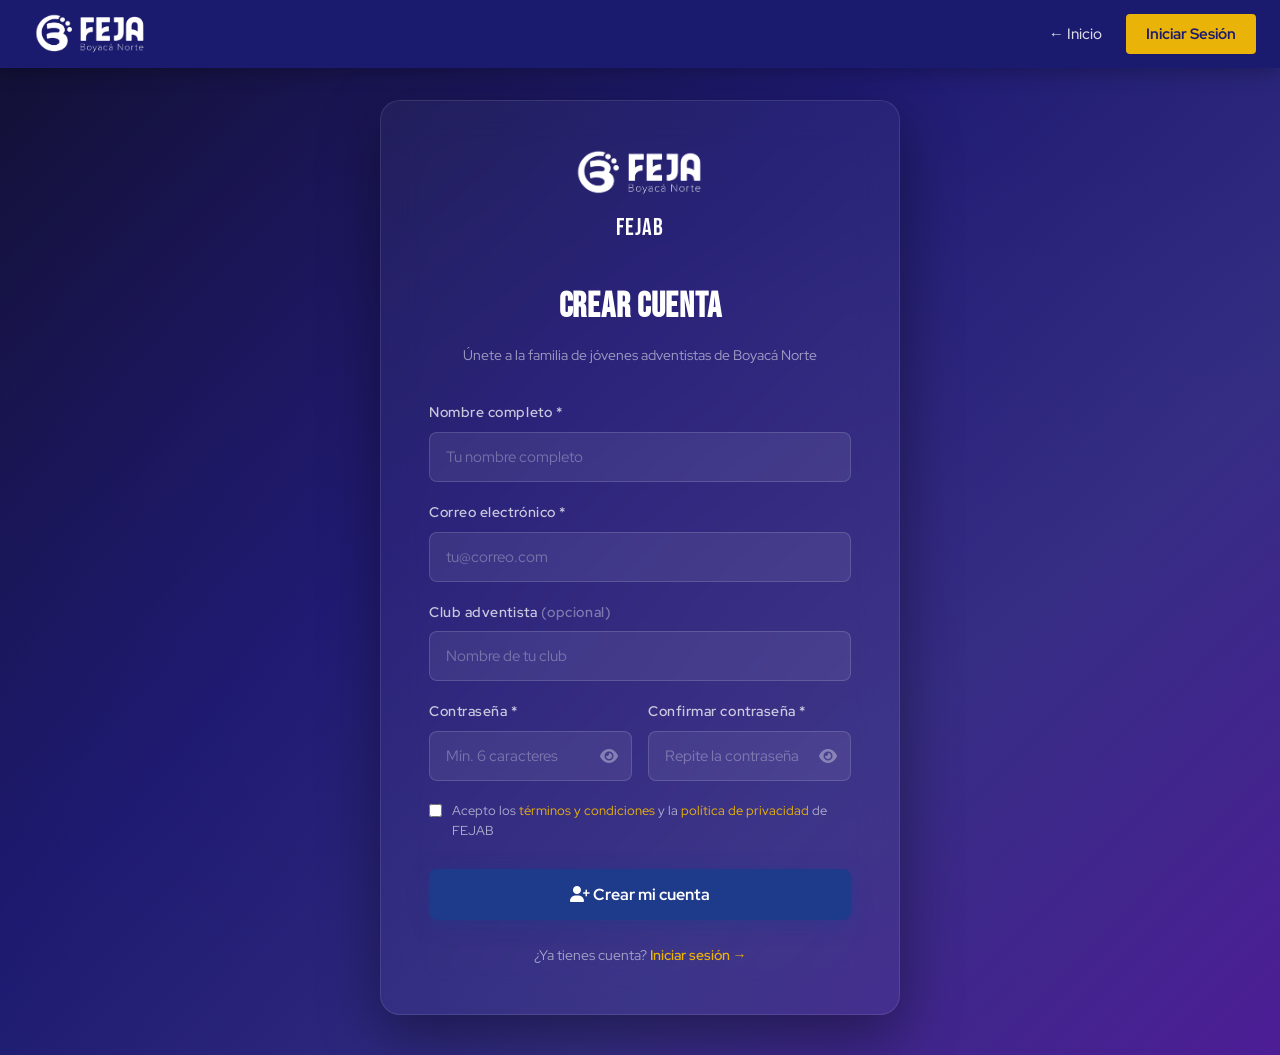
<file: registro.html>
<!DOCTYPE html>
<html lang="es">
<head>
  <meta charset="UTF-8" />
  <meta name="viewport" content="width=device-width, initial-scale=1.0" />
  <title>Registrarse — FEJAB</title>
  <meta name="description" content="Únete a FEJAB - Federación de Jóvenes Adventistas de Boyacá Norte" />
  <link rel="preconnect" href="https://fonts.googleapis.com" />
  <link rel="preconnect" href="https://fonts.gstatic.com" crossorigin />
  <link href="https://fonts.googleapis.com/css2?family=Bebas+Neue&family=Red+Hat+Display:wght@400;500;600;700&display=swap" rel="stylesheet" />
  <link rel="stylesheet" href="https://cdnjs.cloudflare.com/ajax/libs/font-awesome/6.5.0/css/all.min.css" />
  <link rel="stylesheet" href="styles.css" />
  <link rel="stylesheet" href="pages.css" />
</head>
<body>

  <!-- Navbar -->
  <nav class="navbar" id="navbar">
    <div class="nav-container">
      <a href="index.html" class="nav-logo">
        <img src="logo feja horizontal blanco.png" alt="FEJAB Logo" class="logo-img" onerror="this.style.display='none'; this.nextElementSibling.style.display='flex';" />
        <div class="logo-fallback" style="display:none;">
          <span class="logo-text">Jóvenes Adventistas <strong>FEJAB</strong></span>
        </div>
      </a>
      <ul class="nav-menu">
        <li><a href="index.html" class="nav-link">← Inicio</a></li>
        <li><a href="login.html" class="nav-link nav-btn-login">Iniciar Sesión</a></li>
      </ul>
    </div>
  </nav>

  <!-- Auth Page -->
  <div class="auth-page">
    <div class="auth-container">
      <div class="auth-card" style="max-width:520px;">
        <!-- Logo -->
        <div class="auth-logo">
          <img src="logo feja horizontal blanco.png" alt="FEJAB" onerror="this.style.display='none';" />
          <div class="auth-logo-text">FEJAB</div>
        </div>

        <h1 class="auth-title">Crear Cuenta</h1>
        <p class="auth-subtitle">Únete a la familia de jóvenes adventistas de Boyacá Norte</p>

        <!-- Alerta -->
        <div class="alert" id="registerAlert" role="alert"></div>

        <form id="registerForm" novalidate>
          <div class="form-group">
            <label class="form-label" for="regNombre">Nombre completo *</label>
            <input type="text" id="regNombre" class="form-input" placeholder="Tu nombre completo" required />
          </div>

          <div class="form-group">
            <label class="form-label" for="regEmail">Correo electrónico *</label>
            <input type="email" id="regEmail" class="form-input" placeholder="tu@correo.com" required />
          </div>

          <div class="form-group">
            <label class="form-label" for="regClub">Club adventista <span style="opacity:.5">(opcional)</span></label>
            <input type="text" id="regClub" class="form-input" placeholder="Nombre de tu club" />
          </div>

          <div style="display:grid; grid-template-columns:1fr 1fr; gap:16px;">
            <div class="form-group">
              <label class="form-label" for="regPassword">Contraseña *</label>
              <div class="input-icon-wrap">
                <input type="password" id="regPassword" class="form-input" placeholder="Mín. 6 caracteres" required />
                <i class="fa fa-eye input-icon toggle-password" data-target="regPassword"></i>
              </div>
            </div>
            <div class="form-group">
              <label class="form-label" for="regConfirm">Confirmar contraseña *</label>
              <div class="input-icon-wrap">
                <input type="password" id="regConfirm" class="form-input" placeholder="Repite la contraseña" required />
                <i class="fa fa-eye input-icon toggle-password" data-target="regConfirm"></i>
              </div>
            </div>
          </div>

          <div style="margin-bottom:20px;">
            <label style="display:flex; align-items:flex-start; gap:10px; cursor:pointer;">
              <input type="checkbox" id="acceptTerms" style="margin-top:3px; flex-shrink:0; accent-color:#EAB308;" />
              <span style="color:rgba(255,255,255,0.6); font-size:0.825rem; line-height:1.5;">
                Acepto los <a href="#" style="color:#EAB308;">términos y condiciones</a> y la
                <a href="#" style="color:#EAB308;">política de privacidad</a> de FEJAB
              </span>
            </label>
          </div>

          <button type="submit" class="auth-btn">
            <i class="fa fa-user-plus"></i> Crear mi cuenta
          </button>
        </form>

        <div class="auth-link">
          ¿Ya tienes cuenta? <a href="login.html">Iniciar sesión →</a>
        </div>
      </div>
    </div>
  </div>

  <script src="main.js"></script>
</body>
</html>
</file>
<file: styles.css>
/* ====================================
   FEJAB — Estilos principales
   Paleta: Azul #1A1A6E | Morado #6B21A8 | Amarillo #EAB308
   Fuentes: Bebas Neue (títulos) | Red Hat Display (textos)
===================================== */

/* ---- Reset & Base ---- */
*, *::before, *::after { box-sizing: border-box; margin: 0; padding: 0; }

:root {
  --azul-oscuro:    #1A1A6E;
  --azul-medio:     #1E3A8A;
  --azul-light:     #2563EB;
  --morado:         #6B21A8;
  --morado-light:   #A855F7;
  --indigo:         #312E81;
  --amarillo:       #EAB308;
  --amarillo-light: #FDE047;
  --blanco:         #FFFFFF;
  --gris-claro:     #F3F4F6;
  --gris-oscuro:    #374151;
  --negro:          #0F0F2E;
  --sombra:         0 4px 30px rgba(26,26,110,0.15);
  --sombra-hover:   0 12px 40px rgba(107,33,168,0.35);
  --radio:          8px;
  --radio-lg:       16px;
  --transition:     all 0.3s cubic-bezier(0.4, 0, 0.2, 1);
}

html { scroll-behavior: smooth; font-size: 16px; }

body {
  font-family: 'Red Hat Display', sans-serif;
  color: var(--gris-oscuro);
  background: var(--blanco);
  overflow-x: hidden;
  line-height: 1.6;
}

img { max-width: 100%; display: block; }
a { text-decoration: none; color: inherit; }
ul { list-style: none; }
button { cursor: pointer; border: none; background: none; font-family: inherit; }

.container {
  max-width: 1280px;
  margin: 0 auto;
  padding: 0 24px;
}

/* ===================== NAVBAR ===================== */
.navbar {
  position: fixed;
  top: 0; left: 0; right: 0;
  z-index: 1000;
  background: var(--azul-oscuro);
  box-shadow: 0 2px 20px rgba(0,0,0,0.3);
  transition: var(--transition);
}
.navbar.scrolled {
  background: rgba(26,26,110,0.97);
  backdrop-filter: blur(12px);
}
.nav-container {
  max-width: 1280px;
  margin: 0 auto;
  padding: 0 24px;
  display: flex;
  align-items: center;
  justify-content: space-between;
  height: 68px;
}
.nav-logo {
  display: flex;
  align-items: center;
  gap: 10px;
}
.logo-img {
  height: 42px;
  width: auto;
  object-fit: contain;
  filter: brightness(0) invert(1);
}
.logo-fallback {
  display: flex;
  align-items: center;
  gap: 10px;
}
.logo-text {
  font-family: 'Red Hat Display', sans-serif;
  font-size: 0.9rem;
  color: white;
  line-height: 1.2;
}
.logo-text strong { font-weight: 700; }

.nav-menu {
  display: flex;
  align-items: center;
  gap: 8px;
}
.nav-item { position: relative; }
.nav-link {
  display: flex;
  align-items: center;
  gap: 5px;
  padding: 8px 16px;
  color: rgba(255,255,255,0.85);
  font-weight: 500;
  font-size: 0.95rem;
  border-radius: var(--radio);
  transition: var(--transition);
}
.nav-link:hover { color: var(--amarillo); background: rgba(255,255,255,0.08); }
.nav-link .fa-chevron-down { font-size: 0.7rem; transition: var(--transition); }
.has-dropdown:hover .fa-chevron-down { transform: rotate(180deg); }

/* Dropdown */
.dropdown {
  position: absolute;
  top: calc(100% + 8px);
  left: 0;
  min-width: 200px;
  background: var(--indigo);
  border-radius: var(--radio);
  box-shadow: 0 8px 30px rgba(0,0,0,0.3);
  padding: 8px 0;
  opacity: 0;
  visibility: hidden;
  transform: translateY(-10px);
  transition: var(--transition);
}
.has-dropdown:hover .dropdown {
  opacity: 1;
  visibility: visible;
  transform: translateY(0);
}
.dropdown li a {
  display: block;
  padding: 10px 20px;
  color: rgba(255,255,255,0.85);
  font-size: 0.9rem;
  transition: var(--transition);
}
.dropdown li a:hover {
  color: var(--amarillo);
  background: rgba(255,255,255,0.08);
  padding-left: 28px;
}

.nav-btn-login {
  background: var(--amarillo);
  color: var(--azul-oscuro) !important;
  font-weight: 700 !important;
  border-radius: 4px;
  padding: 8px 20px !important;
}
.nav-btn-login:hover {
  background: var(--amarillo-light) !important;
  color: var(--azul-oscuro) !important;
  transform: scale(1.05);
}

.search-btn {
  color: rgba(255,255,255,0.7);
  font-size: 1.1rem;
  padding: 8px;
  border-radius: 50%;
  transition: var(--transition);
}
.search-btn:hover { color: var(--amarillo); background: rgba(255,255,255,0.1); }

/* Barra de búsqueda */
.search-bar {
  max-height: 0;
  overflow: hidden;
  transition: max-height 0.4s ease;
  background: var(--indigo);
}
.search-bar.open { max-height: 80px; }
.search-container {
  display: flex;
  align-items: center;
  padding: 14px 24px;
  gap: 12px;
}
.search-container input {
  flex: 1;
  background: rgba(255,255,255,0.1);
  border: 1px solid rgba(255,255,255,0.2);
  border-radius: 4px;
  padding: 10px 16px;
  color: white;
  font-family: 'Red Hat Display', sans-serif;
  font-size: 0.95rem;
  outline: none;
  transition: var(--transition);
}
.search-container input::placeholder { color: rgba(255,255,255,0.5); }
.search-container input:focus { border-color: var(--amarillo); }
#searchClose {
  color: rgba(255,255,255,0.7);
  font-size: 1.1rem;
  transition: var(--transition);
}
#searchClose:hover { color: white; }

/* Hamburguesa */
.hamburger {
  display: none;
  flex-direction: column;
  gap: 5px;
  padding: 6px;
}
.hamburger span {
  display: block;
  width: 26px;
  height: 2.5px;
  background: white;
  border-radius: 2px;
  transition: var(--transition);
}
.hamburger.active span:nth-child(1) { transform: translateY(7.5px) rotate(45deg); }
.hamburger.active span:nth-child(2) { opacity: 0; }
.hamburger.active span:nth-child(3) { transform: translateY(-7.5px) rotate(-45deg); }

/* ===================== HERO ===================== */
.hero {
  position: relative;
  margin-top: 68px;
  height: calc(100vh - 68px);
  min-height: 480px;
  max-height: 700px;
  overflow: hidden;
  background: url('banner.jpg.jpeg') center/cover no-repeat;
}
.hero-slider { position: relative; width: 100%; height: 100%; }
.slide {
  position: absolute;
  inset: 0;
  opacity: 0;
  transition: opacity 0.8s ease;
  display: flex;
  align-items: center;
  background: linear-gradient(135deg, rgba(26,26,110,0.82) 0%, rgba(49,46,129,0.75) 40%, rgba(107,33,168,0.70) 100%) !important;
}
.slide.active { opacity: 1; z-index: 2; }
.slide-content {
  max-width: 1280px;
  margin: 0 auto;
  padding: 0 40px;
  width: 100%;
  display: flex;
  align-items: center;
  justify-content: space-between;
  gap: 40px;
}
.slide-text { flex: 0 0 55%; }
.hero-title {
  font-family: 'Bebas Neue', cursive;
  font-size: clamp(2.5rem, 5vw, 4rem);
  color: white;
  line-height: 1.05;
  letter-spacing: 0.02em;
  text-shadow: 0 2px 20px rgba(0,0,0,0.3);
  margin-bottom: 16px;
}
.hero-subtitle {
  font-size: 1.1rem;
  color: rgba(255,255,255,0.8);
  margin-bottom: 32px;
  font-weight: 400;
}
.hero-cta { font-size: 1rem; padding: 14px 36px; }

.slide-image {
  flex: 0 0 42%;
  position: relative;
}
.hero-img {
  width: 100%;
  height: 420px;
  object-fit: cover;
  object-position: top center;
  border-radius: var(--radio-lg);
  box-shadow: 0 20px 60px rgba(0,0,0,0.4);
}
.slide-image-alt {
  display: flex;
  justify-content: center;
  align-items: center;
}
.circle-frame {
  width: 280px;
  height: 280px;
  border-radius: 50%;
  background: rgba(255,255,255,0.12);
  border: 3px solid rgba(234,179,8,0.5);
  display: flex;
  align-items: center;
  justify-content: center;
  backdrop-filter: blur(4px);
}
.circle-icon {
  font-size: 5rem;
  color: var(--amarillo);
  opacity: 0.8;
}

/* Dots hero */
.hero-dots {
  position: absolute;
  bottom: 24px;
  left: 50%;
  transform: translateX(-50%);
  display: flex;
  gap: 8px;
  z-index: 10;
}
.dot {
  width: 10px; height: 10px;
  border-radius: 50%;
  background: rgba(255,255,255,0.45);
  border: none;
  transition: var(--transition);
}
.dot.active { background: var(--amarillo); transform: scale(1.3); }

/* Flechas slider */
.slider-arrow {
  position: absolute;
  top: 50%;
  transform: translateY(-50%);
  z-index: 10;
  width: 48px; height: 48px;
  border-radius: 50%;
  background: rgba(255,255,255,0.15);
  color: white;
  font-size: 1.1rem;
  display: flex;
  align-items: center;
  justify-content: center;
  transition: var(--transition);
  backdrop-filter: blur(4px);
}
.slider-arrow:hover { background: var(--amarillo); color: var(--azul-oscuro); transform: translateY(-50%) scale(1.1); }
.slider-prev { left: 20px; }
.slider-next { right: 20px; }

/* Decoraciones hero */
.hero-decorations { position: absolute; inset: 0; pointer-events: none; }
.dot-yellow {
  position: absolute;
  width: 14px; height: 14px;
  border-radius: 50%;
  background: var(--amarillo);
  opacity: 0.85;
}
.chevron-right, .chevron-left {
  position: absolute;
  font-size: 2rem;
  color: var(--amarillo);
  opacity: 0.7;
  font-weight: 900;
  letter-spacing: -4px;
}

/* ===================== CARDS ===================== */
.cards-section {
  padding: 80px 0;
  background: white;
}
.cards-grid {
  display: grid;
  grid-template-columns: repeat(3, 1fr);
  gap: 32px;
}
.card {
  border-radius: var(--radio-lg);
  overflow: hidden;
  box-shadow: var(--sombra);
  transition: var(--transition);
  background: white;
}
.card:hover {
  transform: translateY(-8px);
  box-shadow: var(--sombra-hover);
}
.card-img-wrap {
  position: relative;
  height: 240px;
  overflow: hidden;
}
.card-img {
  width: 100%;
  height: 100%;
  object-fit: cover;
  transition: transform 0.5s ease;
}
.card:hover .card-img { transform: scale(1.06); }

/* ---- Mini slider de cards ---- */
.card-slider {
  position: relative;
  width: 100%;
  height: 100%;
}
.card-slide {
  position: absolute;
  inset: 0;
  width: 100%;
  height: 100%;
  object-fit: cover;
  object-position: center;
  opacity: 0;
  transition: opacity 1s ease;
}
.card-slide.active {
  opacity: 1;
  position: relative;
}

.card-overlay {
  position: absolute;
  inset: 0;
  background: linear-gradient(to bottom, transparent 50%, rgba(26,26,110,0.15) 100%);
  z-index: 2;
}
.card-body {
  padding: 28px 28px 32px;
}
.card-title {
  font-family: 'Bebas Neue', cursive;
  font-size: 1.55rem;
  color: var(--azul-oscuro);
  margin-bottom: 12px;
  letter-spacing: 0.02em;
}
.card-text {
  color: var(--gris-oscuro);
  font-size: 0.92rem;
  line-height: 1.7;
  margin-bottom: 20px;
}
.card-btn { font-size: 0.9rem; padding: 10px 24px; }


/* ===================== GUÍA MAYOR ===================== */
.guia-mayor-section {
  padding: 100px 0;
  background: var(--gris-claro);
  position: relative;
  overflow: hidden;
}
.guia-mayor-section::before {
  content: '';
  position: absolute;
  top: -60px; right: -60px;
  width: 300px; height: 300px;
  border-radius: 50%;
  background: radial-gradient(circle, rgba(107,33,168,0.08) 0%, transparent 70%);
}
.guia-grid {
  display: grid;
  grid-template-columns: 1fr 1fr;
  gap: 80px;
  align-items: center;
}
.section-label {
  display: inline-block;
  background: rgba(107,33,168,0.1);
  color: var(--morado);
  font-size: 0.8rem;
  font-weight: 700;
  letter-spacing: 0.12em;
  text-transform: uppercase;
  padding: 6px 16px;
  border-radius: 100px;
  margin-bottom: 16px;
}
.section-title {
  font-family: 'Bebas Neue', cursive;
  font-size: clamp(2.2rem, 4vw, 3.2rem);
  color: var(--azul-oscuro);
  line-height: 1.1;
  margin-bottom: 24px;
  letter-spacing: 0.02em;
}
.text-accent { color: var(--morado); }
.section-text {
  color: var(--gris-oscuro);
  font-size: 1rem;
  line-height: 1.75;
  margin-bottom: 16px;
  max-width: 65ch;
}

.guia-features {
  display: flex;
  flex-direction: column;
  gap: 12px;
  margin: 28px 0;
}
.feature-item {
  display: flex;
  align-items: center;
  gap: 12px;
  font-size: 0.95rem;
  color: var(--gris-oscuro);
  font-weight: 500;
}
.feature-icon {
  width: 32px; height: 32px;
  background: rgba(107,33,168,0.1);
  color: var(--morado);
  border-radius: 50%;
  display: flex;
  align-items: center;
  justify-content: center;
  font-size: 0.8rem;
  flex-shrink: 0;
}

.guia-img-container {
  position: relative;
  border-radius: var(--radio-lg);
  overflow: hidden;
  box-shadow: 0 20px 60px rgba(26,26,110,0.2);
}
.guia-img {
  width: 100%;
  height: 420px;
  object-fit: cover;
  object-position: center top;
}
.guia-badge {
  position: absolute;
  bottom: 24px;
  left: 50%;
  transform: translateX(-50%);
  background: var(--azul-oscuro);
  color: white;
  padding: 10px 28px;
  border-radius: 100px;
  display: flex;
  align-items: center;
  gap: 8px;
  font-weight: 600;
  font-size: 0.9rem;
  white-space: nowrap;
  box-shadow: 0 4px 20px rgba(0,0,0,0.3);
}

/* ===================== FILOSOFÍA ===================== */
.filosofia-section {
  position: relative;
  padding: 80px 0;
  background: var(--azul-oscuro);
  overflow: hidden;
}
.filosofia-bg {
  position: absolute;
  inset: 0;
  background: url('banner.jpg.jpeg') center/cover no-repeat;
  opacity: 0.12;
}
.filosofia-grid {
  display: grid;
  grid-template-columns: 3fr 2fr;
  gap: 60px;
  align-items: center;
  position: relative;
  z-index: 1;
}
.filosofia-label {
  display: inline-flex;
  align-items: center;
  gap: 8px;
  color: var(--amarillo);
  font-size: 0.85rem;
  font-weight: 600;
  letter-spacing: 0.1em;
  text-transform: uppercase;
  margin-bottom: 20px;
}
.filosofia-quote {
  font-family: 'Red Hat Display', sans-serif;
  font-size: 1.2rem;
  font-weight: 600;
  color: white;
  line-height: 1.65;
  margin-bottom: 20px;
  font-style: italic;
}
.filosofia-body {
  color: rgba(255,255,255,0.75);
  font-size: 0.95rem;
  line-height: 1.75;
}

.dots-nav {
  display: flex;
  align-items: center;
  gap: 12px;
  margin-bottom: 32px;
}
.dots-arrow {
  color: white;
  font-size: 1.1rem;
  width: 36px; height: 36px;
  border-radius: 50%;
  display: flex;
  align-items: center;
  justify-content: center;
  background: rgba(255,255,255,0.15);
  transition: var(--transition);
}
.dots-arrow:hover { background: var(--amarillo); color: var(--azul-oscuro); }
.dots-row { display: flex; gap: 6px; flex-wrap: wrap; max-width: 200px; }
.wdot {
  width: 10px; height: 10px;
  border-radius: 50%;
  background: rgba(255,255,255,0.4);
  display: inline-block;
}
.bible-verse {
  display: flex;
  gap: 16px;
  align-items: flex-start;
  padding: 20px;
  background: rgba(255,255,255,0.06);
  border-left: 3px solid var(--amarillo);
  border-radius: 4px;
}
.bible-verse .fa-book-open { color: var(--amarillo); font-size: 1.2rem; margin-top: 3px; flex-shrink: 0; }
.bible-verse p { color: rgba(255,255,255,0.85); font-size: 0.9rem; line-height: 1.6; }
.bible-verse em { color: var(--amarillo); }

/* ===================== CONTADOR ===================== */
.contador-section {
  padding: 80px 0;
  background: white;
}
.contador-content {
  display: grid;
  grid-template-columns: 1fr 1fr;
  gap: 80px;
  align-items: center;
}
.contador-numbers {
  display: flex;
  gap: 32px;
  align-items: center;
}
.contador-item {
  text-align: center;
  flex: 1;
}
.count-number {
  font-family: 'Bebas Neue', cursive;
  font-size: 4rem;
  color: var(--azul-oscuro);
  line-height: 1;
}
.count-plus {
  font-family: 'Bebas Neue', cursive;
  font-size: 2.5rem;
  color: var(--morado);
}
.count-label {
  font-size: 0.8rem;
  font-weight: 600;
  color: var(--gris-oscuro);
  text-transform: uppercase;
  letter-spacing: 0.08em;
  margin-top: 6px;
}
.contador-divider {
  width: 1px;
  height: 60px;
  background: rgba(26,26,110,0.15);
  flex-shrink: 0;
}
.contador-title {
  font-family: 'Bebas Neue', cursive;
  font-size: clamp(1.8rem, 3vw, 2.6rem);
  color: var(--azul-oscuro);
  line-height: 1.15;
  margin-bottom: 12px;
  letter-spacing: 0.02em;
}
.highlight { color: var(--morado); }
.contador-subtitle {
  color: var(--gris-oscuro);
  font-size: 1rem;
  margin-bottom: 28px;
}

/* ===================== CTA AMARILLA ===================== */
.cta-section {
  background: var(--amarillo);
  padding: 70px 0;
  position: relative;
  overflow: hidden;
}
.cta-decorations {
  display: flex;
  align-items: center;
  gap: 40px;
  max-width: 1280px;
  margin: 0 auto;
  padding: 0 24px;
}
.cta-dots-left, .cta-dots-right {
  flex-shrink: 0;
  display: flex;
  flex-direction: column;
  gap: 8px;
}
.dot-row { display: flex; gap: 8px; }
.bdot {
  width: 10px; height: 10px;
  border-radius: 50%;
  background: var(--azul-oscuro);
  opacity: 0.4;
  display: inline-block;
}
.cta-chevron {
  font-size: 2rem;
  color: var(--azul-oscuro);
  font-weight: 900;
  letter-spacing: -6px;
  opacity: 0.5;
  margin-top: 4px;
}
.cta-chevron-left { text-align: right; }
.cta-content {
  flex: 1;
  text-align: center;
}
.cta-title {
  font-family: 'Bebas Neue', cursive;
  font-size: clamp(1.6rem, 3vw, 2.4rem);
  color: var(--azul-oscuro);
  line-height: 1.2;
  margin-bottom: 12px;
  letter-spacing: 0.02em;
}
.cta-subtitle {
  color: rgba(26,26,110,0.7);
  font-size: 0.95rem;
  margin-bottom: 28px;
}
.animate-pulse {
  animation: pulse-shadow 2s ease-in-out infinite;
}
@keyframes pulse-shadow {
  0%, 100% { box-shadow: none; }
  50% { box-shadow: 0 0 40px rgba(26,26,110,0.2); }
}

/* ===================== BOTONES ===================== */
.btn {
  display: inline-flex;
  align-items: center;
  justify-content: center;
  gap: 8px;
  padding: 12px 32px;
  border-radius: 4px;
  font-family: 'Red Hat Display', sans-serif;
  font-weight: 600;
  font-size: 0.95rem;
  cursor: pointer;
  transition: var(--transition);
  text-decoration: none;
  border: 2px solid transparent;
  letter-spacing: 0.02em;
}
.btn-primary {
  background: var(--azul-medio);
  color: white;
  box-shadow: 0 4px 15px rgba(30,58,138,0.3);
}
.btn-primary:hover {
  background: var(--morado);
  transform: scale(1.05);
  box-shadow: 0 8px 25px rgba(107,33,168,0.5);
}
.btn-primary:active { transform: scale(0.97); }

.btn-outline {
  border: 2px solid var(--azul-oscuro);
  color: var(--azul-oscuro);
  background: transparent;
}
.btn-outline:hover {
  background: var(--azul-oscuro);
  color: white;
  transform: scale(1.05);
}

.btn-dark {
  background: var(--azul-oscuro);
  color: white;
  box-shadow: 0 4px 15px rgba(26,26,110,0.3);
}
.btn-dark:hover {
  background: var(--morado);
  transform: scale(1.05);
  box-shadow: 0 8px 25px rgba(107,33,168,0.5);
}

.btn-lg { padding: 16px 48px; font-size: 1rem; }
.btn-sm { padding: 8px 20px; font-size: 0.85rem; }

/* ===================== FOOTER ===================== */
.footer { background: var(--negro); }
.footer-top { padding: 70px 0 48px; }
.footer-grid {
  display: grid;
  grid-template-columns: 2fr 1fr 1fr 1.5fr;
  gap: 48px;
}
.footer-logo {
  height: 48px;
  width: auto;
  margin-bottom: 16px;
  filter: brightness(0) invert(1);
}
.footer-logo-text {
  font-family: 'Bebas Neue', cursive;
  font-size: 2.2rem;
  color: white;
  display: block;
  margin-bottom: 16px;
  letter-spacing: 0.04em;
}
.footer-desc {
  color: rgba(255,255,255,0.55);
  font-size: 0.875rem;
  line-height: 1.7;
  margin-bottom: 24px;
}
.social-links { display: flex; gap: 10px; }
.social-link {
  width: 38px; height: 38px;
  border-radius: 50%;
  background: rgba(255,255,255,0.08);
  display: flex;
  align-items: center;
  justify-content: center;
  color: rgba(255,255,255,0.6);
  font-size: 0.9rem;
  transition: var(--transition);
}
.social-link:hover {
  background: var(--amarillo);
  color: var(--azul-oscuro);
  transform: translateY(-3px);
}

.footer-title {
  font-family: 'Bebas Neue', cursive;
  font-size: 1.1rem;
  color: white;
  letter-spacing: 0.06em;
  margin-bottom: 20px;
}
.footer-links ul li {
  margin-bottom: 10px;
}
.footer-links ul li a {
  color: rgba(255,255,255,0.5);
  font-size: 0.875rem;
  transition: var(--transition);
}
.footer-links ul li a:hover {
  color: var(--amarillo);
  padding-left: 6px;
}

.contact-item {
  display: flex;
  align-items: center;
  gap: 10px;
  color: rgba(255,255,255,0.5);
  font-size: 0.875rem;
  margin-bottom: 12px;
}
.contact-item .fa, .contact-item .fab {
  width: 18px;
  color: var(--amarillo);
  flex-shrink: 0;
}
.footer-contact-btn { margin-top: 20px; }

.footer-bottom {
  border-top: 1px solid rgba(255,255,255,0.08);
  padding: 24px 0;
}
.footer-bottom .container {
  display: flex;
  justify-content: space-between;
  align-items: center;
  flex-wrap: wrap;
  gap: 8px;
}
.footer-bottom p {
  color: rgba(255,255,255,0.35);
  font-size: 0.8rem;
}

/* ===================== BACK TO TOP ===================== */
.back-to-top {
  position: fixed;
  bottom: 32px;
  right: 32px;
  width: 48px; height: 48px;
  border-radius: 50%;
  background: var(--azul-oscuro);
  color: white;
  display: flex;
  align-items: center;
  justify-content: center;
  font-size: 1rem;
  box-shadow: 0 4px 20px rgba(26,26,110,0.4);
  opacity: 0;
  transform: translateY(20px);
  transition: var(--transition);
  z-index: 999;
}
.back-to-top.visible { opacity: 1; transform: translateY(0); }
.back-to-top:hover { background: var(--morado); transform: translateY(-4px); }

/* ===================== ANIMACIONES ===================== */
.animate-fade-up {
  opacity: 0;
  transform: translateY(40px);
  transition: opacity 0.8s ease, transform 0.8s ease;
}
.animate-from-left {
  opacity: 0;
  transform: translateX(-60px);
  transition: opacity 0.7s ease, transform 0.7s ease;
}
.animate-from-right {
  opacity: 0;
  transform: translateX(60px);
  transition: opacity 0.7s ease, transform 0.7s ease;
}
.animate-fade-scale {
  opacity: 0;
  transform: scale(0.9);
  transition: opacity 0.8s ease, transform 0.8s ease;
}
.animate-fade-up.visible,
.animate-from-left.visible,
.animate-from-right.visible,
.animate-fade-scale.visible {
  opacity: 1;
  transform: translate(0) scale(1);
}

/* ===================== RESPONSIVE ===================== */
@media (max-width: 1024px) {
  .cards-grid { grid-template-columns: repeat(2, 1fr); }
  .guia-grid { grid-template-columns: 1fr; gap: 48px; }
  .footer-grid { grid-template-columns: 1fr 1fr; gap: 40px; }
  .filosofia-grid { grid-template-columns: 1fr; }
  .contador-content { grid-template-columns: 1fr; gap: 40px; }
}
@media (max-width: 768px) {
  .hamburger { display: flex; }
  .nav-menu {
    position: fixed;
    top: 68px; left: 0; right: 0; bottom: 0;
    background: var(--azul-oscuro);
    flex-direction: column;
    align-items: flex-start;
    padding: 32px 24px;
    gap: 4px;
    transform: translateX(-100%);
    transition: transform 0.4s ease;
    overflow-y: auto;
  }
  .nav-menu.open { transform: translateX(0); }
  .nav-item { width: 100%; }
  .nav-link { width: 100%; padding: 14px 16px; }
  .dropdown { position: static; opacity: 1; visibility: visible; transform: none; box-shadow: none; background: rgba(255,255,255,0.06); margin-top: 4px; }
  .cards-grid { grid-template-columns: 1fr; }
  .hero {
    min-height: 750px;
    height: 100vh;
    max-height: none;
    background-position: 85% center;
    background-size: cover;
  }
  .hero-title { font-size: 2.2rem; }
  .slide-image { display: none; }
  .slide-content { flex-direction: column; text-align: center; justify-content: flex-start; padding: 60px 20px 40px; }
  .cta-dots-left, .cta-dots-right { display: none; }
  .footer-grid { grid-template-columns: 1fr; gap: 32px; }
  .footer-bottom .container { flex-direction: column; text-align: center; }
  .contador-numbers { flex-direction: column; gap: 24px; }
  .contador-divider { width: 60px; height: 1px; }
  .guia-img { object-position: center top; }
}
@media (max-width: 480px) {
  .hero {
    min-height: 750px;
    height: 100vh;
    max-height: none;
    background-position: 85% center;
    background-size: cover;
  }
  .slide-content { justify-content: flex-start; padding: 80px 20px 40px; }
  .hero-title { font-size: 1.9rem; }
  .btn-lg { padding: 14px 32px; }
  .guia-img { height: 350px; object-position: center top; }
}
</file>
<file: pages.css>
/* ==========================================
   FEJAB — Estilos de páginas internas
   Login, Registro, Dashboard, Clubes, etc.
=========================================== */
@import url('https://fonts.googleapis.com/css2?family=Bebas+Neue&family=Red+Hat+Display:wght@400;500;600;700&display=swap');

/* ===================== AUTH PAGES ===================== */
.auth-page {
  min-height: 100vh;
  display: flex;
  flex-direction: column;
  background: linear-gradient(135deg, #0F0F2E 0%, #1A1A6E 40%, #312E81 70%, #4C1D95 100%);
  position: relative;
  overflow: hidden;
}
.auth-page::before {
  content: '';
  position: absolute;
  top: -50%; left: -50%;
  width: 200%; height: 200%;
  background: radial-gradient(ellipse at center, rgba(107,33,168,0.12) 0%, transparent 60%);
  animation: bg-rotate 20s linear infinite;
}
@keyframes bg-rotate {
  from { transform: rotate(0deg); }
  to { transform: rotate(360deg); }
}

.auth-container {
  flex: 1;
  display: flex;
  align-items: center;
  justify-content: center;
  padding: 100px 24px 40px;
  position: relative;
  z-index: 1;
}
.auth-card {
  background: rgba(255,255,255,0.04);
  backdrop-filter: blur(20px);
  border: 1px solid rgba(255,255,255,0.1);
  border-radius: 20px;
  padding: 48px 48px;
  width: 100%;
  max-width: 460px;
  box-shadow: 0 20px 60px rgba(0,0,0,0.4);
}
.auth-logo {
  text-align: center;
  margin-bottom: 32px;
}
.auth-logo img {
  height: 48px;
  margin: 0 auto 12px;
  filter: brightness(0) invert(1);
}
.auth-logo-text {
  font-family: 'Bebas Neue', cursive;
  font-size: 1.5rem;
  color: white;
  letter-spacing: 0.04em;
}
.auth-title {
  font-family: 'Bebas Neue', cursive;
  font-size: 2.2rem;
  color: white;
  text-align: center;
  margin-bottom: 8px;
  letter-spacing: 0.02em;
}
.auth-subtitle {
  text-align: center;
  color: rgba(255,255,255,0.55);
  font-size: 0.875rem;
  margin-bottom: 36px;
}

.form-group {
  margin-bottom: 20px;
}
.form-label {
  display: block;
  color: rgba(255,255,255,0.75);
  font-size: 0.85rem;
  font-weight: 600;
  margin-bottom: 8px;
  letter-spacing: 0.04em;
}
.form-input {
  width: 100%;
  background: rgba(255,255,255,0.07);
  border: 1px solid rgba(255,255,255,0.15);
  border-radius: 8px;
  padding: 14px 16px;
  color: white;
  font-family: 'Red Hat Display', sans-serif;
  font-size: 0.95rem;
  outline: none;
  transition: all 0.3s ease;
}
.form-input::placeholder { color: rgba(255,255,255,0.3); }
.form-input:focus {
  border-color: #EAB308;
  background: rgba(255,255,255,0.1);
  box-shadow: 0 0 0 3px rgba(234,179,8,0.15);
}
.form-input.error { border-color: #EF4444; }

.input-icon-wrap {
  position: relative;
}
.input-icon-wrap .form-input { padding-right: 44px; }
.input-icon {
  position: absolute;
  right: 14px;
  top: 50%;
  transform: translateY(-50%);
  color: rgba(255,255,255,0.35);
  cursor: pointer;
  transition: color 0.3s;
}
.input-icon:hover { color: #EAB308; }

.form-error {
  display: block;
  color: #FCA5A5;
  font-size: 0.78rem;
  margin-top: 6px;
}

.auth-btn {
  width: 100%;
  background: #1E3A8A;
  color: white;
  border: none;
  border-radius: 8px;
  padding: 15px;
  font-family: 'Red Hat Display', sans-serif;
  font-weight: 700;
  font-size: 1rem;
  cursor: pointer;
  transition: all 0.3s ease;
  margin-top: 8px;
  box-shadow: 0 4px 20px rgba(30,58,138,0.4);
}
.auth-btn:hover {
  background: #6B21A8;
  transform: scale(1.02);
  box-shadow: 0 8px 30px rgba(107,33,168,0.5);
}
.auth-btn:active { transform: scale(0.98); }
.auth-btn:disabled { opacity: 0.6; cursor: not-allowed; transform: none; }

.auth-divider {
  display: flex;
  align-items: center;
  gap: 16px;
  margin: 24px 0;
}
.auth-divider::before, .auth-divider::after {
  content: '';
  flex: 1;
  height: 1px;
  background: rgba(255,255,255,0.1);
}
.auth-divider span { color: rgba(255,255,255,0.35); font-size: 0.8rem; }

.auth-link {
  text-align: center;
  color: rgba(255,255,255,0.55);
  font-size: 0.875rem;
  margin-top: 24px;
}
.auth-link a {
  color: #EAB308;
  font-weight: 600;
  transition: color 0.3s;
}
.auth-link a:hover { color: #FDE047; }

.alert {
  padding: 12px 16px;
  border-radius: 8px;
  font-size: 0.875rem;
  margin-bottom: 20px;
  display: none;
}
.alert.show { display: flex; gap: 10px; align-items: flex-start; }
.alert-success { background: rgba(34,197,94,0.15); border: 1px solid rgba(34,197,94,0.3); color: #86EFAC; }
.alert-error { background: rgba(239,68,68,0.15); border: 1px solid rgba(239,68,68,0.3); color: #FCA5A5; }

/* ===================== DASHBOARD ===================== */
.dashboard-page {
  min-height: 100vh;
  background: #F3F4F6;
}
.dashboard-sidebar {
  position: fixed;
  left: 0; top: 68px;
  width: 260px;
  height: calc(100vh - 68px);
  background: #1A1A6E;
  overflow-y: auto;
  padding: 24px 16px;
  z-index: 100;
  transition: transform 0.3s ease;
}
.sidebar-nav { display: flex; flex-direction: column; gap: 4px; }
.sidebar-link {
  display: flex;
  align-items: center;
  gap: 12px;
  padding: 12px 16px;
  color: rgba(255,255,255,0.65);
  border-radius: 8px;
  font-size: 0.9rem;
  font-weight: 500;
  transition: all 0.3s;
}
.sidebar-link:hover, .sidebar-link.active {
  background: rgba(255,255,255,0.12);
  color: white;
}
.sidebar-link.active { color: #EAB308; }
.sidebar-link .fa { width: 20px; text-align: center; }

.dashboard-main {
  margin-left: 260px;
  padding: 32px;
  min-height: calc(100vh - 68px);
}
.dashboard-header {
  margin-bottom: 32px;
}
.dashboard-title {
  font-family: 'Bebas Neue', cursive;
  font-size: 2rem;
  color: #1A1A6E;
  letter-spacing: 0.02em;
}
.dashboard-subtitle { color: #6B7280; font-size: 0.95rem; }

.stats-grid {
  display: grid;
  grid-template-columns: repeat(auto-fit, minmax(200px, 1fr));
  gap: 20px;
  margin-bottom: 32px;
}
.stat-card {
  background: white;
  border-radius: 12px;
  padding: 24px;
  box-shadow: 0 2px 12px rgba(0,0,0,0.06);
  display: flex;
  align-items: center;
  gap: 16px;
  transition: transform 0.3s, box-shadow 0.3s;
}
.stat-card:hover { transform: translateY(-3px); box-shadow: 0 8px 24px rgba(26,26,110,0.12); }
.stat-icon {
  width: 48px; height: 48px;
  border-radius: 12px;
  display: flex;
  align-items: center;
  justify-content: center;
  font-size: 1.2rem;
}
.stat-icon.blue { background: rgba(26,26,110,0.1); color: #1A1A6E; }
.stat-icon.purple { background: rgba(107,33,168,0.1); color: #6B21A8; }
.stat-icon.yellow { background: rgba(234,179,8,0.15); color: #B45309; }
.stat-icon.green { background: rgba(34,197,94,0.1); color: #16A34A; }
.stat-number {
  font-family: 'Bebas Neue', cursive;
  font-size: 2rem;
  color: #1A1A6E;
  line-height: 1;
}
.stat-label { font-size: 0.8rem; color: #6B7280; font-weight: 500; }

.dashboard-welcome {
  background: linear-gradient(135deg, #1A1A6E, #6B21A8);
  border-radius: 16px;
  padding: 32px;
  color: white;
  margin-bottom: 24px;
  position: relative;
  overflow: hidden;
}
.dashboard-welcome::after {
  content: '✝';
  position: absolute;
  right: 40px; top: 50%;
  transform: translateY(-50%);
  font-size: 6rem;
  opacity: 0.08;
}

/* ===================== PÁGINAS INTERNAS ===================== */
.page-hero {
  background: linear-gradient(135deg, #1A1A6E, #312E81);
  padding: 120px 0 60px;
  text-align: center;
  position: relative;
  overflow: hidden;
}
.page-hero::before {
  content: '';
  position: absolute;
  inset: 0;
  background: url('banner.jpg.jpeg') center/cover;
  opacity: 0.08;
}
.page-hero-content { position: relative; z-index: 1; }
.page-hero-title {
  font-family: 'Bebas Neue', cursive;
  font-size: clamp(2.5rem, 5vw, 4rem);
  color: white;
  letter-spacing: 0.02em;
  margin-bottom: 12px;
}
.page-hero-subtitle {
  color: rgba(255,255,255,0.7);
  font-size: 1.05rem;
  max-width: 600px;
  margin: 0 auto;
}
.breadcrumb {
  display: flex;
  align-items: center;
  justify-content: center;
  gap: 8px;
  margin-top: 20px;
  color: rgba(255,255,255,0.5);
  font-size: 0.875rem;
}
.breadcrumb a { color: #EAB308; }
.breadcrumb-sep { opacity: 0.4; }

.section-content { padding: 80px 0; }

/* Recursos */
.recursos-grid {
  display: grid;
  grid-template-columns: repeat(auto-fill, minmax(280px, 1fr));
  gap: 24px;
}
.recurso-card {
  background: white;
  border-radius: 12px;
  padding: 28px;
  box-shadow: 0 2px 16px rgba(26,26,110,0.08);
  transition: all 0.3s;
  border-top: 4px solid #1A1A6E;
}
.recurso-card:hover { transform: translateY(-6px); box-shadow: 0 12px 32px rgba(26,26,110,0.15); }
.recurso-icon {
  width: 52px; height: 52px;
  background: linear-gradient(135deg, #1A1A6E, #6B21A8);
  border-radius: 12px;
  display: flex;
  align-items: center;
  justify-content: center;
  color: white;
  font-size: 1.3rem;
  margin-bottom: 16px;
}
.recurso-title {
  font-family: 'Bebas Neue', cursive;
  font-size: 1.2rem;
  color: #1A1A6E;
  margin-bottom: 8px;
  letter-spacing: 0.02em;
}
.recurso-desc { color: #6B7280; font-size: 0.875rem; line-height: 1.6; margin-bottom: 16px; }
.recurso-tag {
  display: inline-block;
  background: rgba(26,26,110,0.08);
  color: #1A1A6E;
  font-size: 0.75rem;
  font-weight: 600;
  padding: 4px 12px;
  border-radius: 100px;
  letter-spacing: 0.06em;
}

/* Clubes */
.clubes-grid {
  display: grid;
  grid-template-columns: repeat(auto-fill, minmax(300px, 1fr));
  gap: 28px;
}
.club-card {
  background: white;
  border-radius: 16px;
  overflow: hidden;
  box-shadow: 0 4px 20px rgba(26,26,110,0.1);
  transition: all 0.3s;
}
.club-card:hover { transform: translateY(-8px); box-shadow: 0 16px 40px rgba(26,26,110,0.2); }
.club-card-header {
  background: linear-gradient(135deg, #1A1A6E, #6B21A8);
  padding: 32px 28px;
  position: relative;
  overflow: hidden;
}
.club-card-header::after {
  content: '';
  position: absolute;
  bottom: -30px; right: -30px;
  width: 120px; height: 120px;
  border-radius: 50%;
  background: rgba(255,255,255,0.05);
}
.club-number {
  font-family: 'Bebas Neue', cursive;
  font-size: 3rem;
  color: rgba(255,255,255,0.15);
  position: absolute;
  top: 12px; right: 20px;
  line-height: 1;
}
.club-icon { font-size: 2rem; color: #EAB308; margin-bottom: 12px; }
.club-name {
  font-family: 'Bebas Neue', cursive;
  font-size: 1.4rem;
  color: white;
  letter-spacing: 0.02em;
}
.club-location { color: rgba(255,255,255,0.65); font-size: 0.85rem; margin-top: 4px; }
.club-card-body { padding: 24px 28px; }
.club-members {
  display: flex;
  align-items: center;
  gap: 8px;
  color: #6B7280;
  font-size: 0.875rem;
  margin-bottom: 16px;
}
.club-members .fa { color: #6B21A8; }
</file>
